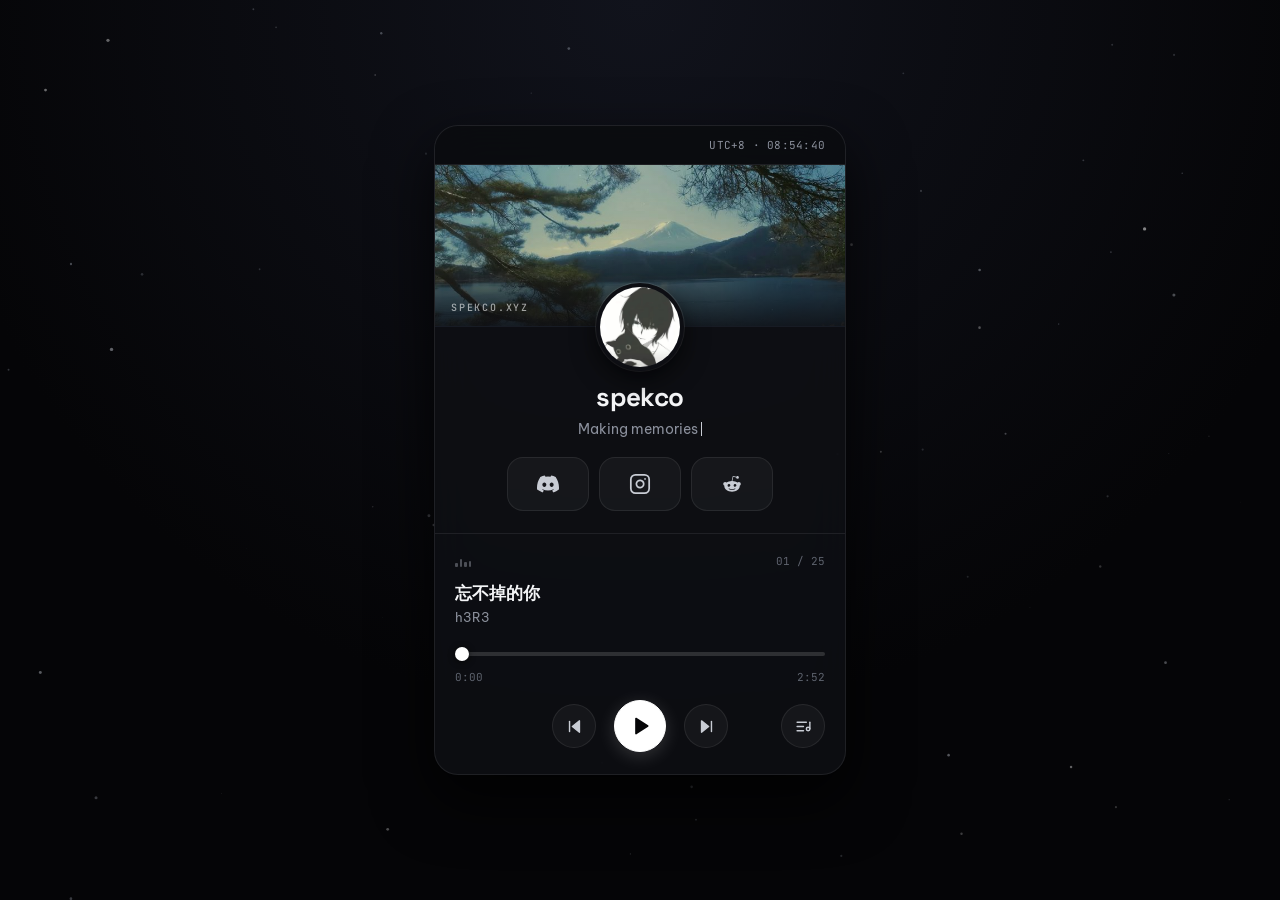
<file: index.html>
<!doctype html>
<html lang="vi">
<head>
  <meta charset="UTF-8">
  <meta name="viewport" content="width=device-width, initial-scale=1, viewport-fit=cover">
  <meta name="theme-color" content="#050507">
  <meta name="color-scheme" content="dark">
  <meta name="description" content="Hồ sơ cá nhân và không gian âm nhạc của spekco.">
  <meta property="og:type" content="profile">
  <meta property="og:title" content="spekco | Profile">
  <meta property="og:description" content="Hồ sơ cá nhân và không gian âm nhạc của spekco — Making memories.">
  <meta property="og:image" content="avatar.jpg">
  <meta property="og:url" content="https://spekco.xyz/">
  <meta property="og:site_name" content="spekco.xyz">
  <title>spekco | Profile</title>

  <link rel="preconnect" href="https://fonts.googleapis.com">
  <link rel="preconnect" href="https://fonts.gstatic.com" crossorigin>
  <link rel="stylesheet" href="https://fonts.googleapis.com/css2?family=Be+Vietnam+Pro:wght@400;500;600&family=JetBrains+Mono:wght@400;500&family=Space+Grotesk:wght@500;600;700&display=swap">

  <style>
    :root {
      color-scheme: dark;
      --bg-canvas: #050507;
      --bg-surface: rgba(14, 15, 20, 0.88);
      --bg-card-solid: #0d0e13;
      --bg-elevated: rgba(255, 255, 255, 0.04);
      --bg-interactive: rgba(255, 255, 255, 0.075);
      --bg-interactive-hover: rgba(255, 255, 255, 0.11);
      --border-subtle: rgba(255, 255, 255, 0.08);
      --border-strong: rgba(255, 255, 255, 0.17);
      --text-primary: #f4f5f7;
      --text-secondary: #c8ccd4;
      --text-muted: #8b909c;
      --text-dim: #5e636e;
      --accent-white: #ffffff;
      --status-warn: #fbbf24;
      --status-error: #f87171;
      --font-body: "Be Vietnam Pro", -apple-system, BlinkMacSystemFont, "Segoe UI", "PingFang SC", "Hiragino Sans GB", "Microsoft YaHei", sans-serif;
      --font-display: "Space Grotesk", "Be Vietnam Pro", -apple-system, sans-serif;
      --font-mono: "JetBrains Mono", ui-monospace, SFMono-Regular, Menlo, Consolas, monospace;
    }

    *, *::before, *::after {
      box-sizing: border-box;
    }

    [hidden] {
      display: none !important;
    }

    html, body {
      margin: 0;
      padding: 0;
      width: 100%;
      min-height: 100%;
      background-color: var(--bg-canvas);
      color: var(--text-primary);
      font-family: var(--font-body);
      -webkit-font-smoothing: antialiased;
      -moz-osx-font-smoothing: grayscale;
      -webkit-text-size-adjust: 100%;
      overflow-x: hidden;
    }

    ::selection {
      background: rgba(255, 255, 255, 0.18);
      color: #ffffff;
    }

    body {
      position: relative;
      isolation: isolate;
      min-height: 100vh;
      min-height: 100dvh;
      display: flex;
      flex-direction: column;
      align-items: center;
      justify-content: center;
      padding:
        max(18px, env(safe-area-inset-top))
        max(14px, env(safe-area-inset-right))
        max(24px, env(safe-area-inset-bottom))
        max(14px, env(safe-area-inset-left));
      background: radial-gradient(circle at 50% 0%, #11131c 0%, var(--bg-canvas) 65%);
    }

    @media (min-width: 640px) {
      body {
        padding: 44px 24px;
      }
    }

    /* Nền sao chiều sâu tối giản */
    #starfield {
      position: fixed;
      inset: 0;
      z-index: -1;
      width: 100%;
      height: 100%;
      pointer-events: none;
      opacity: 0.75;
    }

    button, input, a {
      color: inherit;
      font: inherit;
    }

    button {
      cursor: pointer;
      background: none;
      border: 0;
      padding: 0;
      -webkit-tap-highlight-color: transparent;
      touch-action: manipulation;
    }

    a {
      text-decoration: none;
      -webkit-tap-highlight-color: transparent;
      touch-action: manipulation;
    }

    :focus-visible {
      outline: 2px solid rgba(255, 255, 255, 0.85);
      outline-offset: 2px;
    }

    /* Khung kiến trúc chính */
    .editorial-shell {
      width: 100%;
      max-width: 412px;
      border-radius: 24px;
      border: 1px solid var(--border-subtle);
      background: var(--bg-surface);
      backdrop-filter: blur(20px);
      -webkit-backdrop-filter: blur(20px);
      box-shadow: 0 24px 60px rgba(0, 0, 0, 0.78);
      overflow: hidden;
    }

    /* 1. Thanh đồng hồ đỉnh trang */
    .masthead {
      display: flex;
      align-items: center;
      justify-content: flex-end;
      padding: 12px 20px;
      border-bottom: 1px solid var(--border-subtle);
      font-size: 11.5px;
      color: var(--text-muted);
      background: rgba(8, 9, 12, 0.45);
    }

    .masthead-clock {
      font-family: var(--font-mono);
      font-size: 11px;
      font-variant-numeric: tabular-nums;
      color: var(--text-muted);
      letter-spacing: 0.02em;
      flex-shrink: 0;
    }

    /* 2. Khu vực Banner + Avatar đè mép + Tên + Social Row */
    .profile-section {
      position: relative;
      padding-bottom: 22px;
      border-bottom: 1px solid var(--border-subtle);
    }

    .banner-wrapper {
      position: relative;
      width: 100%;
      height: 148px;
      overflow: hidden;
      background-color: #090d16;
      border-bottom: 1px solid rgba(255, 255, 255, 0.06);
    }

    @media (min-width: 480px) {
      .banner-wrapper {
        height: 162px;
      }
    }

    /* Lớp nền Aurora nghệ thuật tự động hiển thị khi chưa có file banner.jpg hoặc ảnh lỗi */
    .banner-fallback-art {
      position: absolute;
      inset: 0;
      background:
        radial-gradient(120% 90% at 75% 15%, rgba(45, 212, 191, 0.28) 0%, transparent 55%),
        radial-gradient(100% 80% at 25% 20%, rgba(56, 189, 248, 0.22) 0%, transparent 60%),
        radial-gradient(90% 90% at 50% 0%, rgba(139, 92, 246, 0.2) 0%, transparent 65%),
        linear-gradient(180deg, #070b14 0%, #0d1322 62%, #0d0e13 100%);
    }

    .banner-fallback-art svg {
      position: absolute;
      left: 0;
      bottom: 0;
      width: 100%;
      height: 68%;
      opacity: 0.55;
      pointer-events: none;
    }

    .banner-image {
      position: relative;
      z-index: 1;
      display: block;
      width: 100%;
      height: 100%;
      object-fit: cover;
      object-position: center;
      transition: transform 0.5s ease, opacity 0.3s ease;
    }

    .banner-wrapper.has-error .banner-image {
      display: none;
    }

    /* Lớp phủ chuyển sắc đáy banner giúp watermark và avatar nổi bật */
    .banner-wrapper::after {
      content: "";
      position: absolute;
      inset: 0;
      z-index: 2;
      pointer-events: none;
      background: linear-gradient(
        180deg,
        rgba(5, 5, 7, 0.08) 0%,
        rgba(5, 5, 7, 0.18) 55%,
        rgba(13, 14, 19, 0.88) 100%
      );
    }

    .banner-watermark {
      position: absolute;
      left: 16px;
      bottom: 12px;
      z-index: 3;
      font-family: var(--font-mono);
      font-size: 10px;
      font-weight: 500;
      letter-spacing: 0.18em;
      text-transform: uppercase;
      color: rgba(244, 245, 247, 0.62);
      pointer-events: none;
      user-select: none;
    }

    @media (max-width: 350px) {
      .banner-watermark {
        font-size: 9px;
        left: 12px;
      }
    }

    .profile-body {
      position: relative;
      z-index: 4;
      padding: 0 20px;
      display: flex;
      flex-direction: column;
      align-items: center;
      text-align: center;
    }

    /* Avatar tròn căn giữa đè lên mép dưới của banner */
    .avatar-container {
      position: relative;
      width: 88px;
      height: 88px;
      margin-top: -44px;
      aspect-ratio: 1 / 1;
      flex-shrink: 0;
      border-radius: 50%;
      padding: 4px;
      background-color: var(--bg-card-solid);
      box-shadow:
        0 8px 24px rgba(0, 0, 0, 0.65),
        0 0 0 1px rgba(255, 255, 255, 0.12);
    }

    .avatar-inner {
      position: relative;
      width: 100%;
      height: 100%;
      border-radius: 50%;
      overflow: hidden;
      background-color: #141720;
    }

    .avatar-image {
      display: block;
      width: 100%;
      height: 100%;
      object-fit: cover;
    }

    .avatar-fallback {
      display: none;
      width: 100%;
      height: 100%;
      align-items: center;
      justify-content: center;
      font-family: var(--font-display);
      font-size: 28px;
      font-weight: 600;
      color: var(--text-primary);
      background: linear-gradient(145deg, #1e222d, #0f1117);
    }

    .avatar-container.has-error .avatar-image {
      display: none;
    }

    .avatar-container.has-error .avatar-fallback {
      display: flex;
    }

    .profile-copy {
      margin-top: 12px;
      width: 100%;
      min-width: 0;
    }

    .profile-name {
      margin: 0;
      font-family: var(--font-display);
      font-size: 26px;
      font-weight: 700;
      line-height: 1.15;
      letter-spacing: -0.02em;
      color: var(--text-primary);
      overflow: hidden;
      text-overflow: ellipsis;
      white-space: nowrap;
    }

    .profile-bio {
      margin: 6px auto 0;
      min-height: 1.45em;
      max-width: 92%;
      font-size: 13.5px;
      line-height: 1.5;
      color: var(--text-muted);
      word-break: break-word;
    }

    .bio-caret {
      display: inline-block;
      width: 1.5px;
      height: 1em;
      margin-left: 3px;
      vertical-align: -2px;
      background-color: var(--text-secondary);
      animation: caret-blink 1.1s steps(1) infinite;
    }

    /* Hàng nút Liên kết mạng xã hội dạng vuông bo góc */
    .social-grid {
      margin-top: 18px;
      width: 100%;
      display: flex;
      flex-wrap: wrap;
      align-items: center;
      justify-content: center;
      gap: 10px;
    }

    .social-tile {
      position: relative;
      flex: 1 1 64px;
      max-width: 82px;
      min-width: 56px;
      height: 54px;
      display: inline-flex;
      align-items: center;
      justify-content: center;
      border-radius: 16px;
      background-color: var(--bg-elevated);
      border: 1px solid var(--border-subtle);
      color: var(--text-secondary);
      transition:
        background-color 0.18s ease,
        border-color 0.18s ease,
        color 0.18s ease,
        transform 0.14s ease,
        box-shadow 0.18s ease;
    }

    .social-tile:hover {
      background-color: var(--bg-interactive);
      border-color: var(--border-strong);
      color: var(--accent-white);
      transform: translateY(-2px);
      box-shadow: 0 8px 20px rgba(0, 0, 0, 0.45);
    }

    .social-tile:active {
      transform: scale(0.95);
      background-color: var(--bg-interactive-hover);
    }

    .social-tile svg {
      width: 22px;
      height: 22px;
      flex-shrink: 0;
      transition: transform 0.18s ease;
    }

    .social-tile:hover svg {
      transform: scale(1.06);
    }

    /* Tooltip hiển thị tên nền tảng khi hover hoặc focus bằng bàn phím */
    .social-tile[data-tooltip]::after {
      content: attr(data-tooltip);
      position: absolute;
      bottom: calc(100% + 7px);
      left: 50%;
      transform: translate(-50%, 4px);
      padding: 4px 8px;
      border-radius: 6px;
      background: rgba(18, 20, 26, 0.96);
      border: 1px solid var(--border-strong);
      color: var(--text-primary);
      font-size: 11px;
      font-weight: 500;
      white-space: nowrap;
      pointer-events: none;
      opacity: 0;
      transition: opacity 0.16s ease, transform 0.16s ease;
      z-index: 10;
    }

    @media (hover: hover) {
      .social-tile[data-tooltip]:hover::after,
      .social-tile[data-tooltip]:focus-visible::after {
        opacity: 1;
        transform: translate(-50%, 0);
      }
    }

    /* 3. Khu vực Trình phát nhạc (Music Player Section) */
    .player-section {
      padding: 20px 20px 22px;
    }

    .player-meta-row {
      display: flex;
      align-items: center;
      justify-content: space-between;
      gap: 12px;
      margin-bottom: 14px;
    }

    .player-state-badge {
      display: inline-flex;
      align-items: center;
      gap: 8px;
      min-width: 0;
    }

    /* Sóng âm chỉ chuyển động khi thực sự ở trạng thái playing */
    .eq-bars {
      display: inline-flex;
      align-items: flex-end;
      gap: 2px;
      height: 12px;
      flex-shrink: 0;
    }

    .eq-bars i {
      display: block;
      width: 2.5px;
      border-radius: 1px;
      background-color: var(--text-muted);
      transform-origin: bottom;
      transition: height 0.2s ease, background-color 0.2s ease, opacity 0.2s ease;
    }

    .eq-bars i:nth-child(1) { height: 4px; opacity: 0.5; }
    .eq-bars i:nth-child(2) { height: 8px; opacity: 0.5; }
    .eq-bars i:nth-child(3) { height: 5px; opacity: 0.5; }
    .eq-bars i:nth-child(4) { height: 6px; opacity: 0.5; }

    .editorial-shell[data-audio-state="playing"] .eq-bars i {
      background-color: var(--accent-white);
      opacity: 1;
    }

    .editorial-shell[data-audio-state="playing"] .eq-bars i:nth-child(1) {
      height: 11px;
      animation: eq-bounce 0.8s ease-in-out infinite alternate;
    }
    .editorial-shell[data-audio-state="playing"] .eq-bars i:nth-child(2) {
      height: 12px;
      animation: eq-bounce 0.8s ease-in-out -0.35s infinite alternate;
    }
    .editorial-shell[data-audio-state="playing"] .eq-bars i:nth-child(3) {
      height: 9px;
      animation: eq-bounce 0.8s ease-in-out -0.6s infinite alternate;
    }
    .editorial-shell[data-audio-state="playing"] .eq-bars i:nth-child(4) {
      height: 10px;
      animation: eq-bounce 0.8s ease-in-out -0.2s infinite alternate;
    }

    .state-spinner {
      width: 13px;
      height: 13px;
      color: var(--status-warn);
      animation: spin 0.9s linear infinite;
      flex-shrink: 0;
    }

    .track-index-badge {
      font-family: var(--font-mono);
      font-size: 11px;
      font-variant-numeric: tabular-nums;
      color: var(--text-dim);
      flex-shrink: 0;
    }

    /* Thông tin bài hát hiện tại */
    .track-info {
      min-width: 0;
      margin-bottom: 14px;
    }

    .song-title {
      margin: 0;
      font-size: 17px;
      font-weight: 600;
      line-height: 1.35;
      color: var(--text-primary);
      overflow: hidden;
      text-overflow: ellipsis;
      white-space: nowrap;
    }

    .editorial-shell[data-audio-state="error"] .song-title {
      color: var(--status-error);
    }

    .song-subtitle {
      margin: 4px 0 0;
      min-height: 1.35em;
      font-size: 13px;
      line-height: 1.35;
      color: var(--text-muted);
      overflow: hidden;
      text-overflow: ellipsis;
      white-space: nowrap;
    }

    /* Thanh tua nhạc tối ưu cảm ứng điện thoại (vùng chạm cao 28px) */
    .seek-container {
      margin-bottom: 16px;
    }

    .seek-touch-area {
      position: relative;
      display: flex;
      align-items: center;
      height: 28px;
      width: 100%;
    }

    .audio-range {
      display: block;
      width: 100%;
      height: 4px;
      margin: 0;
      cursor: pointer;
      -webkit-appearance: none;
      appearance: none;
      border-radius: 9999px;
      background: rgba(255, 255, 255, 0.14);
      transition: height 0.15s ease;
    }

    .seek-touch-area:hover .audio-range {
      height: 5px;
    }

    .audio-range:disabled {
      cursor: not-allowed;
      opacity: 0.35;
    }

    .audio-range::-webkit-slider-thumb {
      -webkit-appearance: none;
      appearance: none;
      width: 14px;
      height: 14px;
      border-radius: 50%;
      background: #ffffff;
      box-shadow: 0 1px 6px rgba(0, 0, 0, 0.6);
      transition: transform 0.15s ease;
    }

    .audio-range:not(:disabled)::-webkit-slider-thumb:hover,
    .audio-range:not(:disabled)::-webkit-slider-thumb:active {
      transform: scale(1.22);
    }

    .audio-range::-moz-range-thumb {
      width: 14px;
      height: 14px;
      border: 0;
      border-radius: 50%;
      background: #ffffff;
      box-shadow: 0 1px 6px rgba(0, 0, 0, 0.6);
      transition: transform 0.15s ease;
    }

    .time-row {
      display: flex;
      justify-content: space-between;
      margin-top: 2px;
      font-family: var(--font-mono);
      font-size: 11px;
      font-variant-numeric: tabular-nums;
      color: var(--text-dim);
    }

    /* Cụm nút điều khiển (Vùng chạm >= 44px cho Android & iOS) */
    .controls-row {
      display: flex;
      align-items: center;
      justify-content: space-between;
      gap: 8px;
    }

    .controls-balance-spacer {
      width: 44px;
      height: 44px;
      flex-shrink: 0;
    }

    .controls-main-group {
      display: flex;
      align-items: center;
      gap: 18px;
    }

    @media (max-width: 350px) {
      .controls-main-group {
        gap: 12px;
      }
    }

    .control-btn {
      width: 44px;
      height: 44px;
      flex-shrink: 0;
      display: flex;
      align-items: center;
      justify-content: center;
      border-radius: 50%;
      color: var(--text-secondary);
      background-color: var(--bg-elevated);
      border: 1px solid var(--border-subtle);
      transition: background-color 0.18s ease, border-color 0.18s ease, color 0.18s ease, transform 0.12s ease;
    }

    .control-btn:hover {
      background-color: var(--bg-interactive-hover);
      border-color: var(--border-strong);
      color: #ffffff;
    }

    .control-btn:active {
      transform: scale(0.94);
    }

    .control-btn.is-active {
      background-color: rgba(255, 255, 255, 0.16);
      border-color: rgba(255, 255, 255, 0.4);
      color: #ffffff;
    }

    .control-btn svg {
      width: 17px;
      height: 17px;
    }

    .play-btn {
      width: 52px;
      height: 52px;
      flex-shrink: 0;
      display: flex;
      align-items: center;
      justify-content: center;
      border-radius: 50%;
      background-color: var(--accent-white);
      color: #050507;
      border: 1px solid #ffffff;
      box-shadow: 0 4px 18px rgba(255, 255, 255, 0.16);
      transition: background-color 0.18s ease, transform 0.12s ease;
    }

    .play-btn:hover {
      background-color: #e6e8ee;
    }

    .play-btn:active {
      transform: scale(0.95);
    }

    .play-btn svg {
      width: 20px;
      height: 20px;
      fill: currentColor;
    }

    .play-btn .icon-play {
      transform: translateX(1px);
    }

    .play-btn .icon-pause {
      display: none;
    }

    .play-btn.playing .icon-play {
      display: none;
    }

    .play-btn.playing .icon-pause {
      display: block;
    }

    /* 4. Ngăn kéo Danh sách phát (Playlist Drawer) */
    .playlist-drawer {
      display: grid;
      grid-template-rows: 0fr;
      opacity: 0;
      visibility: hidden;
      transition:
        grid-template-rows 0.3s cubic-bezier(0.22, 1, 0.36, 1),
        opacity 0.22s ease,
        visibility 0s linear 0.3s;
    }

    .playlist-drawer.is-open {
      grid-template-rows: 1fr;
      opacity: 1;
      visibility: visible;
      transition-delay: 0s;
    }

    .playlist-clip {
      min-height: 0;
      overflow: hidden;
    }

    .playlist-inner {
      margin-top: 18px;
      padding-top: 14px;
      border-top: 1px solid var(--border-subtle);
    }

    .playlist-header {
      display: flex;
      align-items: center;
      justify-content: space-between;
      padding: 0 4px 10px;
      font-size: 11.5px;
      color: var(--text-muted);
    }

    .playlist-header-title {
      font-weight: 500;
    }

    .playlist-header-count {
      font-family: var(--font-mono);
      font-size: 11px;
      color: var(--text-dim);
    }

    .playlist-note {
      margin: 0 0 10px;
      padding: 8px 10px;
      border-radius: 8px;
      background: rgba(248, 113, 113, 0.1);
      border: 1px solid rgba(248, 113, 113, 0.25);
      font-size: 12px;
      line-height: 1.4;
      color: var(--status-error);
    }

    .playlist-list {
      margin: 0;
      padding: 0;
      list-style: none;
      max-height: 256px;
      max-height: min(256px, 44dvh);
      overflow-y: auto;
      overscroll-behavior: contain;
      scrollbar-width: thin;
      scrollbar-color: rgba(255, 255, 255, 0.2) transparent;
    }

    .playlist-list::-webkit-scrollbar {
      width: 4px;
    }

    .playlist-list::-webkit-scrollbar-track {
      background: transparent;
    }

    .playlist-list::-webkit-scrollbar-thumb {
      border-radius: 9999px;
      background: rgba(255, 255, 255, 0.2);
    }

    .pl-item {
      width: 100%;
      min-height: 48px;
      display: flex;
      align-items: center;
      gap: 12px;
      padding: 8px 10px;
      border-radius: 10px;
      text-align: left;
      color: var(--text-secondary);
      transition: background-color 0.16s ease;
    }

    .pl-item:hover {
      background-color: var(--bg-elevated);
    }

    .pl-item:active {
      background-color: var(--bg-interactive);
    }

    .pl-item:focus-visible {
      outline-offset: -2px;
    }

    .pl-index-col {
      width: 26px;
      flex-shrink: 0;
      display: flex;
      align-items: center;
      justify-content: center;
      font-family: var(--font-mono);
      font-size: 11.5px;
      font-variant-numeric: tabular-nums;
      color: var(--text-dim);
    }

    .pl-mini-eq {
      display: none;
      align-items: flex-end;
      gap: 2px;
      height: 12px;
    }

    .pl-mini-eq i {
      display: block;
      width: 2px;
      border-radius: 1px;
      background-color: var(--accent-white);
      transform-origin: bottom;
    }

    .pl-mini-eq i:nth-child(1) { height: 5px; }
    .pl-mini-eq i:nth-child(2) { height: 9px; }
    .pl-mini-eq i:nth-child(3) { height: 4px; }

    .editorial-shell[data-audio-state="playing"] .pl-item.is-current .pl-mini-eq i:nth-child(1) {
      height: 10px;
      animation: eq-bounce 0.8s ease-in-out infinite alternate;
    }
    .editorial-shell[data-audio-state="playing"] .pl-item.is-current .pl-mini-eq i:nth-child(2) {
      height: 12px;
      animation: eq-bounce 0.8s ease-in-out -0.35s infinite alternate;
    }
    .editorial-shell[data-audio-state="playing"] .pl-item.is-current .pl-mini-eq i:nth-child(3) {
      height: 8px;
      animation: eq-bounce 0.8s ease-in-out -0.6s infinite alternate;
    }

    .pl-meta {
      min-width: 0;
      flex: 1;
      display: flex;
      flex-direction: column;
      gap: 2px;
    }

    .pl-title {
      font-size: 13.5px;
      font-weight: 500;
      line-height: 1.35;
      color: var(--text-secondary);
      overflow: hidden;
      text-overflow: ellipsis;
      white-space: nowrap;
    }

    .pl-artist {
      font-size: 11.5px;
      line-height: 1.3;
      color: var(--text-muted);
      overflow: hidden;
      text-overflow: ellipsis;
      white-space: nowrap;
    }

    .pl-item.is-current {
      background-color: rgba(255, 255, 255, 0.08);
    }

    .pl-item.is-current .pl-num {
      display: none;
    }

    .pl-item.is-current .pl-mini-eq {
      display: inline-flex;
    }

    .pl-item.is-current .pl-title {
      font-weight: 600;
      color: #ffffff;
    }

    .pl-item.is-failed {
      opacity: 0.45;
    }

    .pl-item.is-failed .pl-num {
      color: var(--status-error);
    }

    .pl-empty {
      padding: 20px 12px;
      text-align: center;
      font-size: 12.5px;
      color: var(--text-dim);
    }

    /* Toast thông báo nổi */
    .toast {
      position: fixed;
      left: 50%;
      bottom: max(20px, env(safe-area-inset-bottom));
      z-index: 50;
      max-width: calc(100vw - 32px);
      border-radius: 9999px;
      border: 1px solid var(--border-strong);
      background: rgba(15, 16, 21, 0.94);
      padding: 9px 16px;
      font-size: 12px;
      font-weight: 500;
      color: var(--text-primary);
      box-shadow: 0 12px 32px rgba(0, 0, 0, 0.7);
      backdrop-filter: blur(12px);
      -webkit-backdrop-filter: blur(12px);
      pointer-events: none;
      opacity: 0;
      transform: translate(-50%, 10px);
      transition: opacity 0.2s ease, transform 0.2s ease;
    }

    .toast.show {
      opacity: 1;
      transform: translate(-50%, 0);
    }

    @keyframes caret-blink {
      50% { opacity: 0; }
    }

    @keyframes eq-bounce {
      0% { transform: scaleY(0.3); }
      100% { transform: scaleY(1); }
    }

    @keyframes spin {
      to { transform: rotate(360deg); }
    }

    @media (prefers-reduced-motion: reduce) {
      *, *::before, *::after {
        animation-duration: 0.01ms !important;
        animation-iteration-count: 1 !important;
        transition-duration: 0.01ms !important;
        scroll-behavior: auto !important;
      }
    }
  </style>
</head>
<body>
  <canvas id="starfield" aria-hidden="true"></canvas>

  <main class="editorial-shell" id="app-shell" data-audio-state="loading">
    <!-- 1. Thanh đồng hồ địa phương trên cùng -->
    <div class="masthead">
      <time class="masthead-clock" id="clock" aria-label="Giờ địa phương">--:--:--</time>
    </div>

    <!-- 2. Khu vực Hồ sơ cá nhân: Banner + Avatar đè mép + Tên/Bio + Hàng nút Social -->
    <header class="profile-section">
      <div class="banner-wrapper" id="banner-wrapper">
        <div class="banner-fallback-art" aria-hidden="true">
          <svg viewBox="0 0 420 120" preserveAspectRatio="none">
            <path d="M0,120 L0,88 L55,58 L108,82 L175,32 L235,74 L295,42 L360,76 L420,52 L420,120 Z" fill="rgba(18, 24, 38, 0.75)"></path>
            <path d="M0,120 L0,98 L78,68 L145,92 L218,48 L288,86 L352,62 L420,88 L420,120 Z" fill="rgba(13, 14, 19, 0.95)"></path>
          </svg>
        </div>
        <img src="banner.jpg" alt="Ảnh bìa của spekco" class="banner-image" id="banner-img" decoding="async">
        <span class="banner-watermark" id="banner-watermark">SPEKCO.XYZ</span>
      </div>

      <div class="profile-body">
        <div class="avatar-container" id="avatar-wrapper">
          <div class="avatar-inner">
            <img src="avatar.jpg" alt="Ảnh đại diện của spekco" class="avatar-image" id="avatar-img" width="80" height="80" decoding="async">
            <span class="avatar-fallback" id="avatar-initial" aria-hidden="true">S</span>
          </div>
        </div>

        <div class="profile-copy">
          <h1 class="profile-name" id="profile-name">spekco</h1>
          <p class="profile-bio" aria-label="Giới thiệu">
            <span id="quote">Making memories</span><span class="bio-caret" aria-hidden="true"></span>
          </p>
        </div>

        <!-- Hàng nút liên kết mạng xã hội (Discord, Instagram, Reddit) -->
        <nav id="social-links" class="social-grid" aria-label="Liên kết mạng xã hội" hidden></nav>
      </div>
    </header>

    <!-- 3. Khu vực Trình phát nhạc -->
    <section class="player-section" aria-label="Trình phát nhạc">
      <div class="player-meta-row">
        <div class="player-state-badge">
          <span class="eq-bars" aria-hidden="true">
            <i></i><i></i><i></i><i></i>
          </span>
          <svg id="loading-spinner" class="state-spinner" viewBox="0 0 24 24" fill="none" stroke="currentColor" stroke-width="2.2" stroke-linecap="round" stroke-linejoin="round" aria-hidden="true" hidden>
            <path d="M21 12a9 9 0 1 1-6.219-8.56"></path>
          </svg>
        </div>

        <span class="track-index-badge" id="track-counter" aria-label="Thứ tự bài hát">00 / 00</span>
      </div>

      <div class="track-info">
        <h2 class="song-title" id="song-name" title="">...</h2>
        <p class="song-subtitle" id="song-artist"></p>
      </div>

      <div class="seek-container">
        <div class="seek-touch-area">
          <input id="progress" class="audio-range" type="range" min="0" max="100" value="0" step="any" aria-label="Tua tiến độ bài hát" disabled>
        </div>
        <div class="time-row">
          <span id="current-time">0:00</span>
          <span id="duration">0:00</span>
        </div>
      </div>

      <div class="controls-row">
        <div class="controls-balance-spacer" aria-hidden="true"></div>

        <div class="controls-main-group">
          <button class="control-btn" id="prev-button" type="button" aria-label="Bài trước">
            <svg viewBox="0 0 24 24" fill="currentColor" stroke="currentColor" stroke-width="2" stroke-linecap="round" stroke-linejoin="round" aria-hidden="true">
              <polygon points="19 20 9 12 19 4 19 20"></polygon>
              <line x1="5" x2="5" y1="19" y2="5"></line>
            </svg>
          </button>

          <button class="play-btn" id="play-button" type="button" aria-label="Phát nhạc">
            <svg class="icon-play" viewBox="0 0 24 24" fill="currentColor" stroke="currentColor" stroke-width="2" stroke-linecap="round" stroke-linejoin="round" aria-hidden="true">
              <polygon points="6 3 20 12 6 21 6 3"></polygon>
            </svg>
            <svg class="icon-pause" viewBox="0 0 24 24" fill="currentColor" stroke="currentColor" stroke-width="2" stroke-linecap="round" stroke-linejoin="round" aria-hidden="true">
              <rect x="14" y="4" width="4" height="16" rx="1"></rect>
              <rect x="6" y="4" width="4" height="16" rx="1"></rect>
            </svg>
          </button>

          <button class="control-btn" id="next-button" type="button" aria-label="Bài tiếp theo">
            <svg viewBox="0 0 24 24" fill="currentColor" stroke="currentColor" stroke-width="2" stroke-linecap="round" stroke-linejoin="round" aria-hidden="true">
              <polygon points="5 4 15 12 5 20 5 4"></polygon>
              <line x1="19" x2="19" y1="5" y2="19"></line>
            </svg>
          </button>
        </div>

        <button class="control-btn" id="playlist-button" type="button" aria-label="Mở danh sách nhạc" aria-expanded="false" aria-controls="playlist-panel">
          <svg viewBox="0 0 24 24" fill="none" stroke="currentColor" stroke-width="2" stroke-linecap="round" stroke-linejoin="round" aria-hidden="true">
            <path d="M21 15V6"></path>
            <path d="M18.5 18a2.5 2.5 0 1 0 0-5 2.5 2.5 0 0 0 0 5Z"></path>
            <path d="M12 12H3"></path>
            <path d="M16 6H3"></path>
            <path d="M12 18H3"></path>
          </svg>
        </button>
      </div>

      <!-- 4. Ngăn kéo Danh sách bài hát -->
      <div class="playlist-drawer" id="playlist-panel" aria-hidden="true">
        <div class="playlist-clip">
          <div class="playlist-inner">
            <div class="playlist-header">
              <span class="playlist-header-title">Danh sách bài hát</span>
              <span class="playlist-header-count" id="playlist-count"></span>
            </div>
            <p class="playlist-note" id="playlist-note" hidden></p>
            <ul class="playlist-list" id="playlist-list" aria-label="Danh sách nhạc"></ul>
          </div>
        </div>
      </div>

      <audio id="audio-player" preload="metadata"></audio>
    </section>
  </main>

  <div id="toast" class="toast" role="status" aria-live="polite"></div>

  <script>
    // =========================================================================
    // 1. CẤU HÌNH HỒ SƠ & BANNER
    // =========================================================================
    const PROFILE_CONFIG = {
      username: "spekco",
      titleSuffix: "Profile",
      bio: "Making memories",
      avatar: "avatar.jpg",
      banner: "banner.jpg",
      bannerWatermark: "SPEKCO.XYZ",
      siteUrl: "https://spekco.xyz",
      timezone: "Asia/Shanghai",
      timezoneShortLabel: "UTC+8",
      stars: {
        desktopMax: 140,
        mobileMax: 65
      }
    };

    window.PROFILE_CONFIG = PROFILE_CONFIG;

    // =========================================================================
    // 2. CẤU HÌNH URL MẠNG XÃ HỘI (ĐIỀN URL INSTAGRAM & REDDIT CỦA BẠN TẠI ĐÂY)
    // =========================================================================
    const INSTAGRAM_URL = "https://instagram.com/spekcopi444?dlrf=NzFwNXJwYzd6MnE4"; 
    const REDDIT_URL = "https://www.reddit.com/u/Nguyendepzai-sudo/s/FSPGbmH8w8";       

    const SOCIAL_LINKS = [
      {
        id: "discord",
        label: "Discord",
        url: "https://discord.com/users/1031067406916927514",
        copyText: "spekco",
        icon: "discord",
        enabled: true
      },
      {
        id: "instagram",
        label: "Instagram",
        url: INSTAGRAM_URL,
        icon: "instagram",
        enabled: true
      },
      {
        id: "reddit",
        label: "Reddit",
        url: REDDIT_URL,
        icon: "reddit",
        enabled: true
      }
    ];

    // Thư viện SVG chuẩn tỷ lệ (Gồm Discord, Instagram và Reddit)
    const SOCIAL_ICONS = {
      discord: '<svg viewBox="0 0 24 24" fill="currentColor" aria-hidden="true"><path d="M20.317 4.37a19.791 19.791 0 0 0-4.885-1.515.074.074 0 0 0-.079.037c-.21.375-.444.864-.608 1.25a18.27 18.27 0 0 0-5.487 0 12.64 12.64 0 0 0-.617-1.25.077.077 0 0 0-.079-.037A19.736 19.736 0 0 0 3.677 4.37a.07.07 0 0 0-.032.027C.533 9.046-.32 13.58.099 18.057a.082.082 0 0 0 .031.057 19.9 19.9 0 0 0 5.993 3.03.078.078 0 0 0 .084-.028 14.09 14.09 0 0 0 1.226-1.994.076.076 0 0 0-.041-.106 13.107 13.107 0 0 1-1.872-.892.077.077 0 0 1-.008-.128 10.2 10.2 0 0 0 .372-.292.074.074 0 0 1 .077-.01c3.928 1.793 8.18 1.793 12.062 0a.074.074 0 0 1 .078.01c.12.098.246.198.373.292a.077.077 0 0 1-.006.127 12.299 12.299 0 0 1-1.873.892.077.077 0 0 0-.041.107c.36.698.772 1.362 1.225 1.993a.076.076 0 0 0 .084.028 19.839 19.839 0 0 0 6.002-3.03.077.077 0 0 0 .032-.054c.5-5.177-.838-9.674-3.549-13.66a.061.061 0 0 0-.031-.03zM8.02 15.33c-1.183 0-2.157-1.085-2.157-2.419 0-1.333.956-2.419 2.157-2.419 1.21 0 2.176 1.096 2.157 2.42 0 1.333-.956 2.418-2.157 2.418zm7.975 0c-1.183 0-2.157-1.085-2.157-2.419 0-1.333.955-2.419 2.157-2.419 1.21 0 2.176 1.096 2.157 2.42 0 1.333-.946 2.418-2.157 2.418z"/></svg>',
      instagram: '<svg viewBox="0 0 24 24" fill="none" stroke="currentColor" stroke-width="1.9" stroke-linecap="round" stroke-linejoin="round" aria-hidden="true"><rect width="20" height="20" x="2" y="2" rx="5" ry="5"></rect><path d="M16 11.37A4 4 0 1 1 12.63 8 4 4 0 0 1 16 11.37z"></path><line x1="17.5" x2="17.51" y1="6.5" y2="6.5"></line></svg>',
      reddit: '<svg viewBox="2 2 20 20" fill="currentColor" fill-rule="evenodd" clip-rule="evenodd" aria-hidden="true"><path d="M17.01 4.744c.688 0 1.25.561 1.25 1.249a1.25 1.25 0 0 1-2.498.056l-2.597-.547-.8 3.747c1.824.07 3.48.632 4.674 1.488.308-.309.73-.491 1.207-.491.968 0 1.754.786 1.754 1.754 0 .716-.435 1.333-1.01 1.614a3.111 3.111 0 0 1 .042.52c0 2.694-3.13 4.87-7.004 4.87-3.874 0-7.004-2.176-7.004-4.87 0-.183.015-.366.043-.534A1.748 1.748 0 0 1 4.028 12c0-.968.786-1.754 1.754-1.754.463 0 .898.196 1.207.49 1.207-.883 2.878-1.43 4.744-1.487l.885-4.182a.342.342 0 0 1 .14-.197.35.35 0 0 1 .238-.042l2.906.617a1.214 1.214 0 0 1 1.108-.701zM9.25 12C8.561 12 8 12.562 8 13.25c0 .687.561 1.248 1.25 1.248.687 0 1.248-.561 1.248-1.249 0-.688-.561-1.249-1.249-1.249zm5.5 0c-.687 0-1.248.561-1.248 1.25 0 .687.561 1.248 1.249 1.248.688 0 1.249-.561 1.249-1.249 0-.687-.562-1.249-1.25-1.249zm-5.466 3.99a.327.327 0 0 0-.231.094.33.33 0 0 0 0 .463c.842.842 2.484.913 2.961.913.477 0 2.105-.056 2.961-.913a.361.361 0 0 0 .029-.463.33.33 0 0 0-.464 0c-.547.533-1.684.73-2.512.73-.828 0-1.979-.196-2.512-.73a.326.326 0 0 0-.232-.095z"/></svg>',
      globe: '<svg viewBox="0 0 24 24" fill="none" stroke="currentColor" stroke-width="1.9" stroke-linecap="round" stroke-linejoin="round" aria-hidden="true"><circle cx="12" cy="12" r="10"></circle><path d="M12 2a14.5 14.5 0 0 0 0 20 14.5 14.5 0 0 0 0-20"></path><path d="M2 12h20"></path></svg>'
    };

    // =========================================================================
    // 3. DANH SÁCH NHẠC & CẤU HÌNH CLOUDFLARE R2 (GIỮ NGUYÊN 100%)
    // =========================================================================
    const MUSIC_LIBRARY = [
      "h3R3 - 忘不掉的你.flac",
      "水仙LONE - 我走以后 (鼓点版).m4a",
      "夏日尽头的我们 x 月光呀月光.mp3",
      "Jess Lee - 甲乙丙丁Strangers.flac",
      "Ta - 没有你我该怎么办.flac",
      "Renran - 无人之岛.m4a",
      "鄒沛沛 & Pank 沉溺(你让我的心不再结冰) - Single (2023) . 沉溺(你让我的心不再结冰).m4a",
      {
        src: "https://pub-a6f896b739e543b7a5a3f838dd05edf9.r2.dev/h3R3%20-%20%E4%BA%B2%E7%88%B1%E7%9A%84.flac",
        title: "亲爱的",
        artist: "h3R3"
      },
      "https://pub-a6f896b739e543b7a5a3f838dd05edf9.r2.dev/%E6%88%91%E7%9A%84%E6%AD%8C%E5%A3%B0%E9%87%8C%20(DJ%E7%87%83%E6%9B%B2)%EF%BD%9C%E2%80%9C%E4%BD%A0%E5%AD%98%E5%9C%A8%E6%88%91%E6%B7%B1%E6%B7%B1%E7%9A%84%E8%84%91%E6%B5%B7%E9%87%8C%E2%80%9D.mp3",
      "https://pub-a6f896b739e543b7a5a3f838dd05edf9.r2.dev/LBI%20-%20%E5%8F%AF%E6%88%91%E5%8F%AA%E6%98%AF%E6%B5%B7.flac",
      "https://pub-a6f896b739e543b7a5a3f838dd05edf9.r2.dev/Linfeng%20Zhou%20-%20%E5%BF%98%E4%BA%86.opus",
      "https://pub-a6f896b739e543b7a5a3f838dd05edf9.r2.dev/Chen%20Li%20-%20%E7%BB%9D%E5%AF%B9%E5%8D%A0%E6%9C%89%E7%9B%B8%E5%AF%B9%E8%87%AA%E7%94%B1.flac",
      "https://pub-a6f896b739e543b7a5a3f838dd05edf9.r2.dev/%E9%99%88%E6%9D%91%E9%95%BF%20-%20%E7%88%B1%E6%80%8E%E4%B9%88%E4%BA%86.flac",
      "https://pub-a6f896b739e543b7a5a3f838dd05edf9.r2.dev/1K%20-%20%E5%B0%B1%E5%BF%98%E4%BA%86%E5%90%A7.flac",
      "https://pub-a6f896b739e543b7a5a3f838dd05edf9.r2.dev/h3R3%20-%20Liar.flac",
      "https://pub-a6f896b739e543b7a5a3f838dd05edf9.r2.dev/%E6%AD%90%E9%99%BD%E8%80%80%E7%91%A9%20-%20%E6%88%92%E4%B8%8D%E6%8E%89%20(%E5%8E%9F%E5%A3%B0%E7%89%88).m4a",
      "https://pub-a6f896b739e543b7a5a3f838dd05edf9.r2.dev/en%20-%20%E6%9C%80%E5%90%8E%E4%B8%80%E9%A1%B5.flac",
      "https://pub-a6f896b739e543b7a5a3f838dd05edf9.r2.dev/17.%20Die%20For%20You.flac",
      "https://pub-a6f896b739e543b7a5a3f838dd05edf9.r2.dev/01.%2050%20Feet.opus",
      "https://pub-a6f896b739e543b7a5a3f838dd05edf9.r2.dev/Naughty%20Boy%20%26%20Sam%20Smith%20-%20La%20La%20La.flac",
      "https://pub-a6f896b739e543b7a5a3f838dd05edf9.r2.dev/06.%20If%20I%20Ain't%20Got%20You.flac",
      "https://pub-a6f896b739e543b7a5a3f838dd05edf9.r2.dev/13.%20Afterthought.flac",
      "https://pub-a6f896b739e543b7a5a3f838dd05edf9.r2.dev/06.%20End%20of%20Beginning.flac",
      "https://pub-a6f896b739e543b7a5a3f838dd05edf9.r2.dev/02.%20Chemtrails%20Over%20the%20Country%20Club.flac",
      "https://pub-a6f896b739e543b7a5a3f838dd05edf9.r2.dev/01.%20Self%20Aware.flac"
    ];

    const MUSIC_SETTINGS = {
      r2Base: "https://pub-a6f896b739e543b7a5a3f838dd05edf9.r2.dev/",
      r2IndexUrl: "",
      r2CacheMs: 5 * 60 * 1000,
      audioExt: /\.(mp3|m4a|aac|ogg|opus|wav|flac|webm)$/i
    };

    // =========================================================================
    // 4. PHÂN TÁCH METADATA BÀI HÁT CHÍNH XÁC
    // =========================================================================
    const parseTrackMetadata = (source) => {
      if (!source || typeof source !== "string") return { title: "", artist: "" };

      let filename = source;
      try {
        const parsedUrl = new URL(source, document.baseURI);
        const segments = parsedUrl.pathname.split("/").filter(Boolean);
        if (segments.length) filename = segments[segments.length - 1];
      } catch {}

      try {
        filename = decodeURIComponent(filename);
      } catch {}

      filename = filename.replace(/\.[^.]+$/, "").trim();
      const separator = filename.indexOf(" - ");
      if (separator === -1) {
        return { title: filename, artist: "" };
      }
      return {
        artist: filename.slice(0, separator).trim(),
        title: filename.slice(separator + 3).trim()
      };
    };

    const normalizeTrack = (track) => {
      const rawObj = typeof track === "string" ? { src: track } : track;
      const src = String(rawObj?.src || rawObj?.url || "");
      const parsed = parseTrackMetadata(src);

      return {
        src,
        title: (rawObj?.title && String(rawObj.title).trim()) || parsed.title || "Không rõ tên bài",
        artist: (rawObj?.artist && String(rawObj.artist).trim()) || parsed.artist || ""
      };
    };

    MUSIC_LIBRARY.forEach((track, index) => {
      MUSIC_LIBRARY[index] = normalizeTrack(track);
    });

    // Hàm hiển thị Toast dùng chung cho cả Social Links và Music Player
    let globalToastTimer = 0;
    function showToastMessage(message) {
      const toastEl = document.getElementById("toast");
      if (!toastEl || !message) return;
      toastEl.textContent = message;
      toastEl.classList.add("show");
      clearTimeout(globalToastTimer);
      globalToastTimer = window.setTimeout(() => {
        toastEl.classList.remove("show");
      }, 3200);
    }

    // =========================================================================
    // 5. KHỞI TẠO GIAO DIỆN PROFILE, BANNER, SOCIAL LINKS, ĐỒNG HỒ & NỀN SAO
    // =========================================================================
    (() => {
      "use strict";

      const $ = (id) => document.getElementById(id);
      const reducedMotion = Boolean(window.matchMedia?.("(prefers-reduced-motion: reduce)").matches);

      function applyProfile() {
        const profile = PROFILE_CONFIG;
        const avatarImg = $("avatar-img");
        const avatarWrapper = $("avatar-wrapper");
        const avatarInitial = $("avatar-initial");
        const bannerImg = $("banner-img");
        const bannerWrapper = $("banner-wrapper");
        const bannerWatermark = $("banner-watermark");

        $("profile-name")?.replaceChildren(document.createTextNode(profile.username));
        document.title = `${profile.username} | ${profile.titleSuffix}`;

        if (bannerWatermark) {
          bannerWatermark.textContent = profile.bannerWatermark || "";
          bannerWatermark.hidden = !profile.bannerWatermark;
        }

        if (bannerImg && bannerWrapper) {
          if (!profile.banner || String(profile.banner).trim() === "") {
            bannerWrapper.classList.add("has-error");
          } else {
            bannerImg.src = profile.banner;
            bannerImg.alt = `Ảnh bìa của ${profile.username}`;
            bannerImg.addEventListener("error", () => {
              bannerWrapper.classList.add("has-error");
            }, { once: true });
          }
        }

        if (avatarInitial) {
          avatarInitial.textContent = profile.username.charAt(0).toUpperCase();
        }

        if (avatarImg && avatarWrapper) {
          if (!profile.avatar || String(profile.avatar).trim() === "") {
            avatarWrapper.classList.add("has-error");
          } else {
            avatarImg.src = profile.avatar;
            avatarImg.alt = `Ảnh đại diện của ${profile.username}`;
            avatarImg.addEventListener("error", () => {
              avatarWrapper.classList.add("has-error");
            }, { once: true });
          }
        }
      }

      function isConfiguredExternalUrl(rawUrl) {
        if (!rawUrl || typeof rawUrl !== "string") return false;
        const trimmed = rawUrl.trim();
        if (
          !trimmed ||
          trimmed === "#" ||
          trimmed.startsWith("YOUR_")
        ) {
          return false;
        }
        try {
          const parsed = new URL(trimmed);
          return ["http:", "https:", "mailto:"].includes(parsed.protocol);
        } catch {
          return false;
        }
      }

      function renderSocialLinks() {
        const nav = $("social-links");
        if (!nav) return;

        const activeLinks = SOCIAL_LINKS.filter((item) => item && item.enabled !== false);

        if (activeLinks.length === 0) {
          nav.hidden = true;
          return;
        }

        const fragment = document.createDocumentFragment();
        activeLinks.forEach((link) => {
          const hasValidUrl = isConfiguredExternalUrl(link.url);
          const element = document.createElement(hasValidUrl ? "a" : "button");
          element.className = "social-tile";
          element.setAttribute("aria-label", link.label);
          element.setAttribute("data-tooltip", link.label);

          if (hasValidUrl) {
            const cleanUrl = link.url.trim();
            element.href = cleanUrl;
            if (!cleanUrl.startsWith("mailto:")) {
              element.target = "_blank";
              element.rel = "noopener noreferrer";
            }
          } else {
            element.type = "button";
            element.addEventListener("click", () => {
              const textToCopy = String(link.copyText || "").trim();
              if (textToCopy && navigator.clipboard?.writeText) {
                navigator.clipboard.writeText(textToCopy).then(() => {
                  showToastMessage(`Đã sao chép ${link.label}: ${textToCopy}`);
                }).catch(() => {
                  showToastMessage(`${link.label}: ${textToCopy}`);
                });
              } else {
                showToastMessage(`Chưa cấu hình URL ${link.label}`);
              }
            });
          }

          element.innerHTML = SOCIAL_ICONS[link.icon] || SOCIAL_ICONS.globe;
          fragment.appendChild(element);
        });

        nav.replaceChildren(fragment);
        nav.hidden = false;
      }

      function startTyping() {
        const quote = $("quote");
        const text = PROFILE_CONFIG.bio || "";
        if (!quote) return;
        if (!text || reducedMotion) {
          quote.textContent = text;
          return;
        }
        quote.textContent = "";
        let index = 0;
        const type = () => {
          quote.textContent = text.slice(0, index++);
          if (index <= text.length) window.setTimeout(type, 65);
        };
        window.setTimeout(type, 180);
      }

      function initClock() {
        const clock = $("clock");
        if (!clock) return;
        let formatter;
        try {
          formatter = new Intl.DateTimeFormat("vi-VN", {
            timeZone: PROFILE_CONFIG.timezone,
            hour: "2-digit",
            minute: "2-digit",
            second: "2-digit",
            hour12: false
          });
        } catch {
          formatter = new Intl.DateTimeFormat("vi-VN", {
            hour: "2-digit",
            minute: "2-digit",
            second: "2-digit",
            hour12: false
          });
        }
        const prefix = PROFILE_CONFIG.timezoneShortLabel ? `${PROFILE_CONFIG.timezoneShortLabel} · ` : "";
        const update = () => {
          clock.textContent = `${prefix}${formatter.format(new Date())}`;
        };
        update();
        window.setInterval(update, 1000);
      }

      function initStars() {
        const canvas = $("starfield");
        const ctx = canvas?.getContext("2d", { alpha: true });
        if (!canvas || !ctx) return;

        const mobile = Boolean(window.matchMedia?.("(max-width: 600px)").matches);
        const lowPower = (navigator.hardwareConcurrency || 8) <= 4;
        const motionFactor = reducedMotion ? 0 : 1;
        const tints = ["255,255,255", "220,225,235", "190,198,212"];

        let width = 0;
        let height = 0;
        let ratio = 1;
        let stars = [];
        let running = !document.hidden;
        let frameId = 0;
        let last = 0;

        function makeStar(anywhere) {
          const z = Math.random();
          return {
            x: Math.random() * width,
            y: anywhere ? Math.random() * height : height + 10,
            z,
            size: 0.4 + z * 1.3,
            vx: 2 + z * 8,
            vy: -(6 + z * 22),
            alpha: 0.18 + z * 0.5,
            phase: Math.random() * 6.28,
            tw: 0.8 + Math.random() * 1.6,
            tint: tints[(Math.random() * tints.length) | 0]
          };
        }

        function resize() {
          ratio = Math.min(window.devicePixelRatio || 1, mobile ? 1.5 : 1.5);
          width = window.innerWidth;
          height = window.innerHeight;
          canvas.width = width * ratio;
          canvas.height = height * ratio;
          canvas.style.width = `${width}px`;
          canvas.style.height = `${height}px`;
          ctx.setTransform(ratio, 0, 0, ratio, 0, 0);

          let count = mobile
            ? PROFILE_CONFIG.stars.mobileMax
            : Math.min(
                PROFILE_CONFIG.stars.desktopMax,
                Math.max(80, Math.round((width * height) / 11000))
              );
          if (lowPower) count = Math.round(count * 0.7);
          stars = Array.from({ length: count }, () => makeStar(true));
          drawStaticOrFrame(performance.now());
        }

        function drawStaticOrFrame(time) {
          const dt = last ? Math.min(0.05, (time - last) / 1000) : 0.016;
          last = time;
          ctx.clearRect(0, 0, width, height);

          for (const s of stars) {
            if (motionFactor > 0) {
              s.x += s.vx * dt * motionFactor;
              s.y += s.vy * dt * motionFactor;
              if (s.y < -10 || s.x > width + 10) {
                Object.assign(s, makeStar(false));
                s.x = Math.random() * width;
              }
            }
            const a = motionFactor > 0
              ? s.alpha * (0.75 + Math.sin((time / 1000) * s.tw + s.phase) * 0.25)
              : s.alpha;
            ctx.fillStyle = `rgba(${s.tint},${a})`;
            ctx.beginPath();
            ctx.arc(s.x, s.y, s.size, 0, Math.PI * 2);
            ctx.fill();
          }
        }

        function frame(time) {
          if (!running) return;
          drawStaticOrFrame(time);
          if (motionFactor > 0) {
            frameId = requestAnimationFrame(frame);
          }
        }

        function setRunning(value) {
          running = value;
          if (motionFactor === 0) return;
          if (running && !frameId) {
            last = 0;
            frameId = requestAnimationFrame(frame);
          } else if (!running && frameId) {
            cancelAnimationFrame(frameId);
            frameId = 0;
          }
        }

        window.addEventListener("resize", resize, { passive: true });
        document.addEventListener("visibilitychange", () => setRunning(!document.hidden));
        resize();
        setRunning(!document.hidden);
      }

      try {
        applyProfile();
        renderSocialLinks();
        startTyping();
        initClock();
        initStars();
      } catch (error) {
        console.error("Profile initialization error:", error);
      }
    })();

    // =========================================================================
    // 6. LOGIC TRÌNH PHÁT NHẠC
    // =========================================================================
    (() => {
      "use strict";

      const $ = (id) => document.getElementById(id);
      const audio = $("audio-player");
      const ui = {
        shell: $("app-shell"),
        spinner: $("loading-spinner"),
        counter: $("track-counter"),
        title: $("song-name"),
        subtitle: $("song-artist"),
        progress: $("progress"),
        current: $("current-time"),
        duration: $("duration"),
        play: $("play-button"),
        previous: $("prev-button"),
        next: $("next-button")
      };

      if (!audio || !ui.title || !ui.subtitle || !ui.progress || !ui.duration || !ui.play) return;

      const state = {
        index: 0,
        fsm: "loading",
        playingRequested: false,
        isSwitchingTrack: false,
        isDraggingSeek: false,
        lastObservedTime: 0,
        tried: new Set(),
        skipTimer: 0
      };

      const pl = {
        button: $("playlist-button"),
        panel: $("playlist-panel"),
        list: $("playlist-list"),
        count: $("playlist-count"),
        note: $("playlist-note")
      };

      const playlistReady = Boolean(pl.button && pl.panel && pl.list);
      const failedTracks = new Set();
      const reduceMotion = Boolean(window.matchMedia?.("(prefers-reduced-motion: reduce)").matches);

      const formatTime = (value) => {
        if (!Number.isFinite(value) || value < 0) return "0:00";
        const seconds = Math.floor(value);
        return `${Math.floor(seconds / 60)}:${String(seconds % 60).padStart(2, "0")}`;
      };

      const hasDuration = () => Number.isFinite(audio.duration) && audio.duration > 0;

      const setSliderVisualFill = (percent) => {
        const clamped = Math.min(100, Math.max(0, Number(percent) || 0));
        ui.progress.style.background = `linear-gradient(to right, #FFFFFF ${clamped}%, rgba(255,255,255,0.14) ${clamped}%)`;
      };

      const notify = (message) => showToastMessage(message);

      const updateCounter = () => {
        if (!ui.counter) return;
        if (!MUSIC_LIBRARY.length) {
          ui.counter.textContent = "00 / 00";
          return;
        }
        ui.counter.textContent = `${String(state.index + 1).padStart(2, "0")} / ${String(MUSIC_LIBRARY.length).padStart(2, "0")}`;
      };

      function transitionAudioState(nextFsmState) {
        state.fsm = nextFsmState;
        const currentTrack = MUSIC_LIBRARY[state.index] || null;
        const artistName = currentTrack?.artist ? currentTrack.artist.trim() : "";

        ui.shell?.setAttribute("data-audio-state", nextFsmState);

        if (ui.spinner) {
          ui.spinner.hidden = !(nextFsmState === "loading" || nextFsmState === "buffering");
        }

        ui.subtitle.textContent = artistName;
        ui.subtitle.hidden = !artistName;

        const isActivelyPlaying = nextFsmState === "playing" || (nextFsmState === "buffering" && !audio.paused);
        ui.play.classList.toggle("playing", isActivelyPlaying);
        ui.play.setAttribute("aria-label", isActivelyPlaying ? "Tạm dừng" : "Phát nhạc");

        if ("mediaSession" in navigator) {
          try {
            navigator.mediaSession.playbackState = isActivelyPlaying
              ? "playing"
              : (nextFsmState === "paused" ? "paused" : "none");
          } catch {}
        }
      }

      const updateProgressUI = () => {
        if (state.isDraggingSeek) return;
        const cur = Number.isFinite(audio.currentTime) ? audio.currentTime : 0;
        ui.current.textContent = formatTime(cur);

        if (!hasDuration()) {
          ui.duration.textContent = "0:00";
          ui.progress.disabled = true;
          ui.progress.value = "0";
          setSliderVisualFill(0);
          return;
        }

        ui.duration.textContent = formatTime(audio.duration);
        ui.progress.disabled = false;
        const pct = Math.min(100, Math.max(0, (cur / audio.duration) * 100));
        ui.progress.value = String(pct);
        setSliderVisualFill(pct);
      };

      const renderTrackHeader = (track) => {
        if (!track) {
          ui.title.textContent = "Không có bài hát";
          ui.title.title = "";
          ui.subtitle.textContent = "";
          ui.subtitle.hidden = true;
          updateCounter();
          return;
        }
        const artistName = track.artist ? track.artist.trim() : "";
        ui.title.textContent = track.title;
        ui.title.title = artistName ? `${track.title} — ${artistName}` : track.title;
        ui.subtitle.textContent = artistName;
        ui.subtitle.hidden = !artistName;
        updateCounter();

        if ("mediaSession" in navigator && typeof MediaMetadata !== "undefined") {
          try {
            navigator.mediaSession.metadata = new MediaMetadata({
              title: track.title,
              artist: artistName || PROFILE_CONFIG.username
            });
          } catch {}
        }
      };

      const resolvedUrls = (source) => {
        const names = [...new Set([source, source.normalize("NFC"), source.normalize("NFD")])];
        return names.map((name) => {
          try {
            return new URL(name, document.baseURI).href;
          } catch {
            return name;
          }
        });
      };

      const getErrorDescription = () => ({
        1: "Quá trình tải bài hát bị hủy.",
        2: "Lỗi kết nối mạng hoặc không tìm thấy file nhạc.",
        3: "Không thể giải mã tập tin âm thanh này.",
        4: "Định dạng nhạc không được hỗ trợ trên thiết bị."
      }[audio.error?.code] || "Không thể phát bài hát này, đang chuyển bài kế tiếp.");

      function requestPlay() {
        if (!MUSIC_LIBRARY.length) {
          renderTrackHeader(null);
          notify("Danh sách phát đang trống.");
          return;
        }

        state.playingRequested = true;

        if (audio.readyState < 2) {
          transitionAudioState("loading");
        }

        const playPromise = audio.play();
        if (playPromise && typeof playPromise.then === "function") {
          playPromise
            .then(() => {
              if (!audio.paused && !audio.ended) {
                transitionAudioState(audio.readyState >= 3 ? "playing" : "buffering");
                updateProgressUI();
              }
            })
            .catch((error) => {
              state.playingRequested = false;
              if (error?.name === "NotAllowedError") {
                transitionAudioState(audio.currentTime > 0 ? "paused" : "ready");
                notify("Chạm nút Phát để bắt đầu nghe nhạc.");
              } else if (error?.name !== "AbortError") {
                transitionAudioState("error");
                notify("Không thể khởi chạy trình phát âm thanh.");
              }
            });
        }
      }

      function loadTrack(index, autoplay = false) {
        if (!MUSIC_LIBRARY.length) return;
        clearTimeout(state.skipTimer);

        state.isSwitchingTrack = true;
        state.index = ((index % MUSIC_LIBRARY.length) + MUSIC_LIBRARY.length) % MUSIC_LIBRARY.length;
        state.playingRequested = autoplay;
        state.lastObservedTime = 0;

        const track = MUSIC_LIBRARY[state.index];

        audio.pause();
        renderTrackHeader(track);
        transitionAudioState("loading");

        ui.progress.disabled = true;
        ui.progress.value = "0";
        setSliderVisualFill(0);
        ui.current.textContent = "0:00";
        ui.duration.textContent = "0:00";

        audio.src = resolvedUrls(track.src)[0];
        audio.load();
        state.isSwitchingTrack = false;

        onTrackChanged();
        if (autoplay) {
          requestPlay();
        }
      }

      function handleAudioError() {
        const failedIndex = state.index;
        state.tried.add(failedIndex);
        failedTracks.add(failedIndex);
        syncPlaylist();
        transitionAudioState("error");

        console.warn("Audio source skipped due to error:", {
          index: failedIndex,
          track: MUSIC_LIBRARY[failedIndex]?.title,
          src: audio.currentSrc || audio.src,
          errorCode: audio.error?.code
        });

        if (state.tried.size >= MUSIC_LIBRARY.length) {
          notify("Không thể tải các bài hát trong danh sách.");
          return;
        }

        notify(getErrorDescription());
        clearTimeout(state.skipTimer);
        state.skipTimer = window.setTimeout(() => {
          loadTrack(failedIndex + 1, state.playingRequested);
        }, 380);
      }

      function nextTrack(autoplay = !audio.paused || state.playingRequested) {
        state.tried.clear();
        loadTrack(state.index + 1, autoplay);
      }

      function previousTrack() {
        if (audio.currentTime > 3) {
          audio.currentTime = 0;
          updateProgressUI();
        } else {
          state.tried.clear();
          loadTrack(state.index - 1, !audio.paused || state.playingRequested);
        }
      }

      ui.play.addEventListener("click", () => {
        if (!MUSIC_LIBRARY.length) {
          notify("Danh sách phát đang trống.");
          return;
        }
        if (!audio.paused && !audio.ended) {
          state.playingRequested = false;
          audio.pause();
        } else {
          requestPlay();
        }
      });

      ui.next?.addEventListener("click", () => nextTrack());
      ui.previous?.addEventListener("click", previousTrack);

      ui.progress.addEventListener("input", () => {
        state.isDraggingSeek = true;
        const pct = Number(ui.progress.value);
        setSliderVisualFill(pct);
        if (hasDuration()) {
          ui.current.textContent = formatTime((pct / 100) * audio.duration);
        }
      });

      ui.progress.addEventListener("change", () => {
        if (hasDuration()) {
          const targetTime = (Number(ui.progress.value) / 100) * audio.duration;
          audio.currentTime = targetTime;
          state.lastObservedTime = targetTime;
        }
        state.isDraggingSeek = false;
        updateProgressUI();
      });

      audio.addEventListener("loadstart", () => {
        transitionAudioState("loading");
      });

      audio.addEventListener("loadedmetadata", () => {
        if (failedTracks.delete(state.index)) {
          syncPlaylist();
        }
        updateProgressUI();
        if (audio.paused && !state.playingRequested) {
          transitionAudioState(audio.currentTime > 0 ? "paused" : "ready");
        }
      });

      audio.addEventListener("canplay", () => {
        updateProgressUI();
        if (!audio.paused && !audio.ended) {
          transitionAudioState("playing");
        } else if (!state.playingRequested) {
          transitionAudioState(audio.currentTime > 0 ? "paused" : "ready");
        }
      });

      audio.addEventListener("canplaythrough", () => {
        if (!audio.paused && !audio.ended) {
          transitionAudioState("playing");
        }
      });

      audio.addEventListener("playing", () => {
        state.tried.clear();
        transitionAudioState("playing");
        updateProgressUI();
      });

      audio.addEventListener("waiting", () => {
        if (!audio.paused && !audio.ended) {
          transitionAudioState("buffering");
        }
      });

      audio.addEventListener("timeupdate", () => {
        updateProgressUI();
        if (!audio.paused && !audio.ended && audio.readyState >= 2) {
          if (state.fsm !== "playing" && (audio.currentTime > state.lastObservedTime || audio.readyState >= 3)) {
            transitionAudioState("playing");
          }
          state.lastObservedTime = audio.currentTime;
        }
      });

      audio.addEventListener("durationchange", updateProgressUI);
      audio.addEventListener("seeked", () => {
        updateProgressUI();
        if (!audio.paused && !audio.ended && audio.readyState >= 3) {
          transitionAudioState("playing");
        }
      });

      audio.addEventListener("pause", () => {
        if (state.isSwitchingTrack || audio.ended) return;
        if (!state.playingRequested) {
          transitionAudioState(audio.currentTime > 0 ? "paused" : "ready");
        }
      });

      audio.addEventListener("ended", () => {
        transitionAudioState("ended");
        nextTrack(true);
      });

      audio.addEventListener("error", handleAudioError);

      if ("mediaSession" in navigator) {
        for (const [action, handler] of Object.entries({
          play: requestPlay,
          pause: () => {
            state.playingRequested = false;
            audio.pause();
          },
          nexttrack: () => nextTrack(),
          previoustrack: previousTrack
        })) {
          try {
            navigator.mediaSession.setActionHandler(action, handler);
          } catch {}
        }
      }

      // =========================================================================
      // 7. QUẢN LÝ DANH SÁCH BÀI HÁT (PLAYLIST) & ĐỒNG BỘ CLOUDFLARE R2
      // =========================================================================
      const trackKey = (src) => {
        let name = String(src || "");
        try {
          name = new URL(name, document.baseURI).pathname.split("/").filter(Boolean).pop() || "";
        } catch {}
        try {
          name = decodeURIComponent(name);
        } catch {}
        return name.normalize("NFC").toLowerCase();
      };

      function setNote(text) {
        if (!pl.note) return;
        pl.note.textContent = text || "";
        pl.note.hidden = !text;
      }

      function renderPlaylist() {
        if (!playlistReady) return;
        const fragment = document.createDocumentFragment();

        MUSIC_LIBRARY.forEach((track, index) => {
          const item = document.createElement("li");
          const button = document.createElement("button");
          button.type = "button";
          button.className = "pl-item";
          button.dataset.index = String(index);
          button.title = track.artist ? `${track.title} — ${track.artist}` : track.title;

          const indexCol = document.createElement("span");
          indexCol.className = "pl-index-col";
          indexCol.setAttribute("aria-hidden", "true");

          const number = document.createElement("span");
          number.className = "pl-num";
          number.textContent = String(index + 1).padStart(2, "0");

          const miniEq = document.createElement("span");
          miniEq.className = "pl-mini-eq";
          miniEq.append(
            document.createElement("i"),
            document.createElement("i"),
            document.createElement("i")
          );
          indexCol.append(number, miniEq);

          const meta = document.createElement("span");
          meta.className = "pl-meta";

          const title = document.createElement("span");
          title.className = "pl-title";
          title.textContent = track.title;
          meta.appendChild(title);

          if (track.artist) {
            const artist = document.createElement("span");
            artist.className = "pl-artist";
            artist.textContent = track.artist;
            meta.appendChild(artist);
          }

          button.append(indexCol, meta);
          item.appendChild(button);
          fragment.appendChild(item);
        });

        if (!MUSIC_LIBRARY.length) {
          const empty = document.createElement("li");
          empty.className = "pl-empty";
          empty.textContent = "Chưa có bài hát nào trong danh sách";
          fragment.appendChild(empty);
        }

        pl.list.replaceChildren(fragment);
        if (pl.count) {
          pl.count.textContent = MUSIC_LIBRARY.length ? `${MUSIC_LIBRARY.length} bài` : "";
        }
        updateCounter();
        syncPlaylist();
      }

      function syncPlaylist() {
        if (!playlistReady) return;
        for (const button of pl.list.querySelectorAll(".pl-item")) {
          const index = Number(button.dataset.index);
          const current = index === state.index;
          button.classList.toggle("is-current", current);
          button.classList.toggle("is-failed", failedTracks.has(index));
          if (current) {
            button.setAttribute("aria-current", "true");
          } else {
            button.removeAttribute("aria-current");
          }
        }
      }

      function scrollToCurrent(smooth) {
        if (!playlistReady) return;
        const current = pl.list.querySelector(".pl-item.is-current");
        if (!current) return;
        const top = current.offsetTop - (pl.list.clientHeight - current.offsetHeight) / 2;
        pl.list.scrollTo({
          top: Math.max(0, top),
          behavior: smooth && !reduceMotion ? "smooth" : "auto"
        });
      }

      function onTrackChanged() {
        if (!playlistReady) return;
        syncPlaylist();
        if (pl.panel.classList.contains("is-open")) {
          scrollToCurrent(true);
        }
      }

      function setPlaylistOpen(open) {
        if (!playlistReady) return;
        pl.panel.classList.toggle("is-open", open);
        pl.panel.setAttribute("aria-hidden", String(!open));
        pl.button.setAttribute("aria-expanded", String(open));
        pl.button.setAttribute("aria-label", open ? "Đóng danh sách nhạc" : "Mở danh sách nhạc");
        pl.button.classList.toggle("is-active", open);
        if (open) {
          refreshR2Index();
          scrollToCurrent(false);
        } else if (pl.panel.contains(document.activeElement)) {
          pl.button.focus();
        }
      }

      let r2LoadedAt = 0;
      let r2Busy = false;
      const buildR2Url = (key) =>
        MUSIC_SETTINGS.r2Base + String(key).replace(/^\/+/, "").split("/").map(encodeURIComponent).join("/");

      function toR2Track(entry) {
        const raw = typeof entry === "string" ? { src: entry } : entry;
        if (!raw || typeof raw !== "object") return null;
        let src = String(raw.src || raw.url || "");
        if (!src && (raw.key || raw.name)) src = buildR2Url(raw.key || raw.name);
        else if (src && !/^(https?:)?\/\//i.test(src) && !src.startsWith("/")) src = buildR2Url(src);
        if (!src || !MUSIC_SETTINGS.audioExt.test(trackKey(src))) return null;
        return normalizeTrack({ src, title: raw.title, artist: raw.artist });
      }

      async function refreshR2Index(force = false) {
        if (!MUSIC_SETTINGS.r2IndexUrl || r2Busy) return;
        if (!force && r2LoadedAt && Date.now() - r2LoadedAt < MUSIC_SETTINGS.r2CacheMs) return;
        r2Busy = true;
        const controller = typeof AbortController === "function" ? new AbortController() : null;
        const timer = window.setTimeout(() => controller?.abort(), 8000);
        try {
          const response = await fetch(MUSIC_SETTINGS.r2IndexUrl, {
            cache: "no-cache",
            signal: controller?.signal
          });
          if (!response.ok) throw new Error(`HTTP ${response.status}`);
          const data = await response.json();
          const entries = Array.isArray(data) ? data : (data?.files || data?.tracks || data?.objects);
          if (!Array.isArray(entries)) throw new Error("Invalid R2 index");
          const known = new Set(MUSIC_LIBRARY.map((track) => trackKey(track.src)));
          const fresh = [];
          for (const entry of entries) {
            const track = toR2Track(entry);
            if (!track) continue;
            const key = trackKey(track.src);
            if (known.has(key)) continue;
            known.add(key);
            fresh.push(track);
          }
          fresh.sort((a, b) =>
            String(a.title).localeCompare(String(b.title), "vi", { numeric: true, sensitivity: "base" })
          );
          r2LoadedAt = Date.now();
          setNote("");
          if (fresh.length) {
            MUSIC_LIBRARY.push(...fresh);
            renderPlaylist();
            if (!audio.getAttribute("src")) loadTrack(0, false);
          }
        } catch (error) {
          console.warn("R2 index unavailable:", error);
          setNote("Không tải được chỉ mục từ R2, đang hiển thị danh sách có sẵn.");
        } finally {
          clearTimeout(timer);
          r2Busy = false;
        }
      }

      if (playlistReady) {
        pl.button.addEventListener("click", () => setPlaylistOpen(!pl.panel.classList.contains("is-open")));
        pl.list.addEventListener("click", (event) => {
          const button = event.target?.closest?.(".pl-item");
          if (!button || !pl.list.contains(button)) return;
          const index = Number(button.dataset.index);
          if (!Number.isInteger(index) || index < 0 || index >= MUSIC_LIBRARY.length) return;
          if (index === state.index && !failedTracks.has(index)) {
            ui.play.click();
            return;
          }
          state.tried.clear();
          failedTracks.delete(index);
          loadTrack(index, true);
        });
        document.addEventListener("keydown", (event) => {
          if (event.key === "Escape" && pl.panel.classList.contains("is-open")) {
            setPlaylistOpen(false);
            pl.button.focus();
          }
        });
        renderPlaylist();
      }

      if (MUSIC_LIBRARY.length) {
        loadTrack(0, false);
      } else {
        renderTrackHeader(null);
        transitionAudioState("error");
      }
      refreshR2Index();
    })();
  </script>
</body>
</html>
</file>
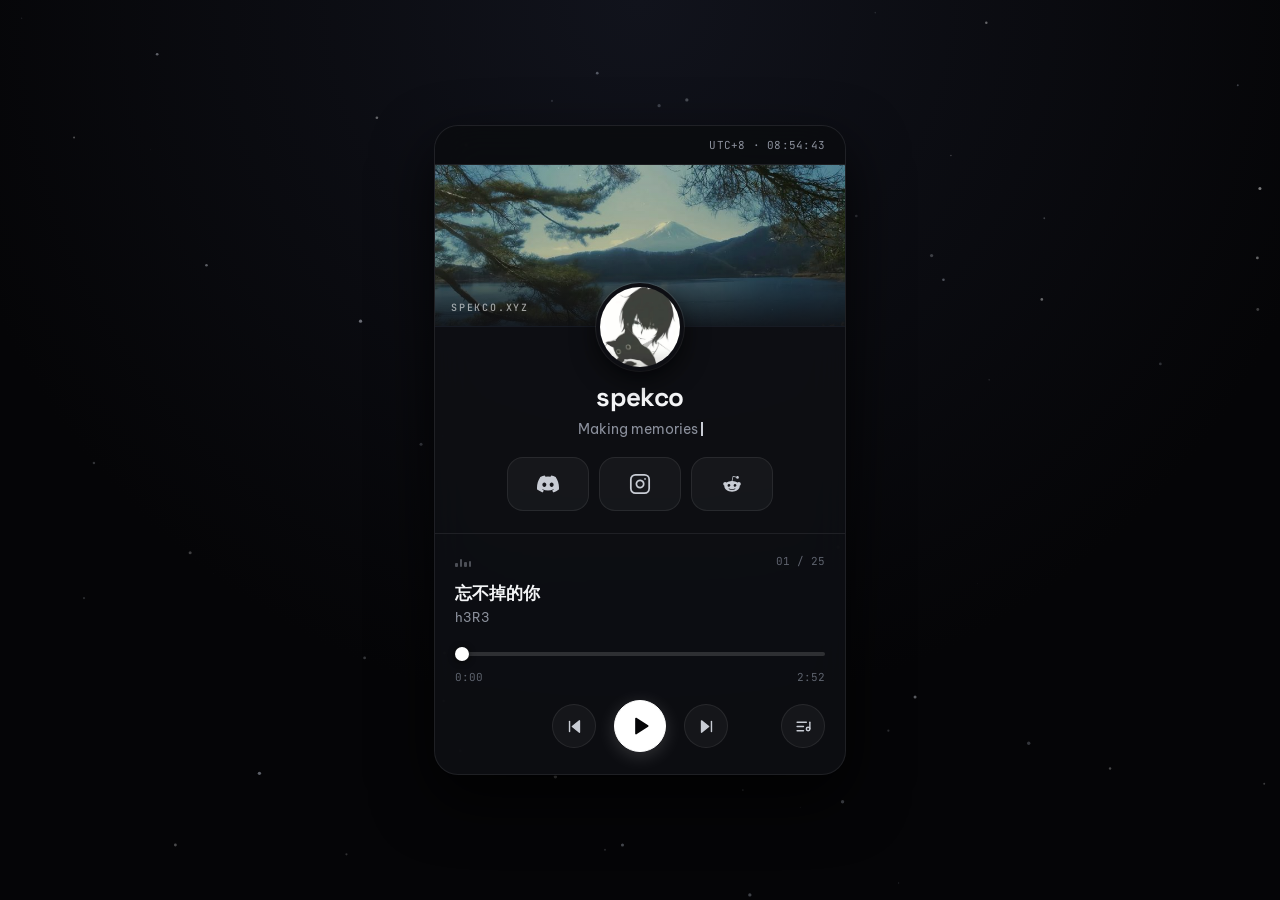
<file: gemini-code-1791957230198.html>
<!doctype html>
<html lang="vi">
<head>
  <meta charset="UTF-8">
  <meta name="viewport" content="width=device-width, initial-scale=1, viewport-fit=cover">
  <meta name="theme-color" content="#050507">
  <meta name="color-scheme" content="dark">
  <meta name="description" content="Hồ sơ cá nhân và không gian âm nhạc của spekco.">
  <meta property="og:type" content="profile">
  <meta property="og:title" content="spekco | Profile">
  <meta property="og:description" content="Hồ sơ cá nhân và không gian âm nhạc của spekco — Making memories.">
  <meta property="og:image" content="avatar.jpg">
  <meta property="og:url" content="https://spekco.xyz/">
  <meta property="og:site_name" content="spekco.xyz">
  <title>spekco | Profile</title>

  <link rel="preconnect" href="https://fonts.googleapis.com">
  <link rel="preconnect" href="https://fonts.gstatic.com" crossorigin>
  <link rel="stylesheet" href="https://fonts.googleapis.com/css2?family=Be+Vietnam+Pro:wght@400;500;600&family=JetBrains+Mono:wght@400;500&family=Space+Grotesk:wght@500;600;700&display=swap">

  <style>
    :root {
      color-scheme: dark;
      --bg-canvas: #050507;
      --bg-surface: rgba(14, 15, 20, 0.88);
      --bg-card-solid: #0d0e13;
      --bg-elevated: rgba(255, 255, 255, 0.04);
      --bg-interactive: rgba(255, 255, 255, 0.075);
      --bg-interactive-hover: rgba(255, 255, 255, 0.11);
      --border-subtle: rgba(255, 255, 255, 0.08);
      --border-strong: rgba(255, 255, 255, 0.17);
      --text-primary: #f4f5f7;
      --text-secondary: #c8ccd4;
      --text-muted: #8b909c;
      --text-dim: #5e636e;
      --accent-white: #ffffff;
      --status-warn: #fbbf24;
      --status-error: #f87171;
      --font-body: "Be Vietnam Pro", -apple-system, BlinkMacSystemFont, "Segoe UI", "PingFang SC", "Hiragino Sans GB", "Microsoft YaHei", sans-serif;
      --font-display: "Space Grotesk", "Be Vietnam Pro", -apple-system, sans-serif;
      --font-mono: "JetBrains Mono", ui-monospace, SFMono-Regular, Menlo, Consolas, monospace;
    }

    *, *::before, *::after {
      box-sizing: border-box;
    }

    [hidden] {
      display: none !important;
    }

    html, body {
      margin: 0;
      padding: 0;
      width: 100%;
      min-height: 100%;
      background-color: var(--bg-canvas);
      color: var(--text-primary);
      font-family: var(--font-body);
      -webkit-font-smoothing: antialiased;
      -moz-osx-font-smoothing: grayscale;
      -webkit-text-size-adjust: 100%;
      overflow-x: hidden;
    }

    ::selection {
      background: rgba(255, 255, 255, 0.18);
      color: #ffffff;
    }

    body {
      position: relative;
      isolation: isolate;
      min-height: 100vh;
      min-height: 100dvh;
      display: flex;
      flex-direction: column;
      align-items: center;
      justify-content: center;
      padding:
        max(18px, env(safe-area-inset-top))
        max(14px, env(safe-area-inset-right))
        max(24px, env(safe-area-inset-bottom))
        max(14px, env(safe-area-inset-left));
      background: radial-gradient(circle at 50% 0%, #11131c 0%, var(--bg-canvas) 65%);
    }

    @media (min-width: 640px) {
      body {
        padding: 44px 24px;
      }
    }

    /* Nền sao chiều sâu tối giản */
    #starfield {
      position: fixed;
      inset: 0;
      z-index: -1;
      width: 100%;
      height: 100%;
      pointer-events: none;
      opacity: 0.75;
    }

    button, input, a {
      color: inherit;
      font: inherit;
    }

    button {
      cursor: pointer;
      background: none;
      border: 0;
      padding: 0;
      -webkit-tap-highlight-color: transparent;
      touch-action: manipulation;
    }

    a {
      text-decoration: none;
      -webkit-tap-highlight-color: transparent;
      touch-action: manipulation;
    }

    :focus-visible {
      outline: 2px solid rgba(255, 255, 255, 0.85);
      outline-offset: 2px;
    }

    /* Khung kiến trúc chính */
    .editorial-shell {
      width: 100%;
      max-width: 412px;
      border-radius: 24px;
      border: 1px solid var(--border-subtle);
      background: var(--bg-surface);
      backdrop-filter: blur(20px);
      -webkit-backdrop-filter: blur(20px);
      box-shadow: 0 24px 60px rgba(0, 0, 0, 0.78);
      overflow: hidden;
    }

    /* 1. Thanh đồng hồ đỉnh trang */
    .masthead {
      display: flex;
      align-items: center;
      justify-content: flex-end;
      padding: 12px 20px;
      border-bottom: 1px solid var(--border-subtle);
      font-size: 11.5px;
      color: var(--text-muted);
      background: rgba(8, 9, 12, 0.45);
    }

    .masthead-clock {
      font-family: var(--font-mono);
      font-size: 11px;
      font-variant-numeric: tabular-nums;
      color: var(--text-muted);
      letter-spacing: 0.02em;
      flex-shrink: 0;
    }

    /* 2. Khu vực Banner + Avatar đè mép + Tên + Social Row */
    .profile-section {
      position: relative;
      padding-bottom: 22px;
      border-bottom: 1px solid var(--border-subtle);
    }

    .banner-wrapper {
      position: relative;
      width: 100%;
      height: 148px;
      overflow: hidden;
      background-color: #090d16;
      border-bottom: 1px solid rgba(255, 255, 255, 0.06);
    }

    @media (min-width: 480px) {
      .banner-wrapper {
        height: 162px;
      }
    }

    /* Lớp nền Aurora nghệ thuật tự động hiển thị khi chưa có file banner.jpg hoặc ảnh lỗi */
    .banner-fallback-art {
      position: absolute;
      inset: 0;
      background:
        radial-gradient(120% 90% at 75% 15%, rgba(45, 212, 191, 0.28) 0%, transparent 55%),
        radial-gradient(100% 80% at 25% 20%, rgba(56, 189, 248, 0.22) 0%, transparent 60%),
        radial-gradient(90% 90% at 50% 0%, rgba(139, 92, 246, 0.2) 0%, transparent 65%),
        linear-gradient(180deg, #070b14 0%, #0d1322 62%, #0d0e13 100%);
    }

    .banner-fallback-art svg {
      position: absolute;
      left: 0;
      bottom: 0;
      width: 100%;
      height: 68%;
      opacity: 0.55;
      pointer-events: none;
    }

    .banner-image {
      position: relative;
      z-index: 1;
      display: block;
      width: 100%;
      height: 100%;
      object-fit: cover;
      object-position: center;
      transition: transform 0.5s ease, opacity 0.3s ease;
    }

    .banner-wrapper.has-error .banner-image {
      display: none;
    }

    /* Lớp phủ chuyển sắc đáy banner giúp watermark và avatar nổi bật */
    .banner-wrapper::after {
      content: "";
      position: absolute;
      inset: 0;
      z-index: 2;
      pointer-events: none;
      background: linear-gradient(
        180deg,
        rgba(5, 5, 7, 0.08) 0%,
        rgba(5, 5, 7, 0.18) 55%,
        rgba(13, 14, 19, 0.88) 100%
      );
    }

    .banner-watermark {
      position: absolute;
      left: 16px;
      bottom: 12px;
      z-index: 3;
      font-family: var(--font-mono);
      font-size: 10px;
      font-weight: 500;
      letter-spacing: 0.18em;
      text-transform: uppercase;
      color: rgba(244, 245, 247, 0.62);
      pointer-events: none;
      user-select: none;
    }

    @media (max-width: 350px) {
      .banner-watermark {
        font-size: 9px;
        left: 12px;
      }
    }

    .profile-body {
      position: relative;
      z-index: 4;
      padding: 0 20px;
      display: flex;
      flex-direction: column;
      align-items: center;
      text-align: center;
    }

    /* Avatar tròn căn giữa đè lên mép dưới của banner */
    .avatar-container {
      position: relative;
      width: 88px;
      height: 88px;
      margin-top: -44px;
      aspect-ratio: 1 / 1;
      flex-shrink: 0;
      border-radius: 50%;
      padding: 4px;
      background-color: var(--bg-card-solid);
      box-shadow:
        0 8px 24px rgba(0, 0, 0, 0.65),
        0 0 0 1px rgba(255, 255, 255, 0.12);
    }

    .avatar-inner {
      position: relative;
      width: 100%;
      height: 100%;
      border-radius: 50%;
      overflow: hidden;
      background-color: #141720;
    }

    .avatar-image {
      display: block;
      width: 100%;
      height: 100%;
      object-fit: cover;
    }

    .avatar-fallback {
      display: none;
      width: 100%;
      height: 100%;
      align-items: center;
      justify-content: center;
      font-family: var(--font-display);
      font-size: 28px;
      font-weight: 600;
      color: var(--text-primary);
      background: linear-gradient(145deg, #1e222d, #0f1117);
    }

    .avatar-container.has-error .avatar-image {
      display: none;
    }

    .avatar-container.has-error .avatar-fallback {
      display: flex;
    }

    .profile-copy {
      margin-top: 12px;
      width: 100%;
      min-width: 0;
    }

    .profile-name {
      margin: 0;
      font-family: var(--font-display);
      font-size: 26px;
      font-weight: 700;
      line-height: 1.15;
      letter-spacing: -0.02em;
      color: var(--text-primary);
      overflow: hidden;
      text-overflow: ellipsis;
      white-space: nowrap;
    }

    .profile-bio {
      margin: 6px auto 0;
      min-height: 1.45em;
      max-width: 92%;
      font-size: 13.5px;
      line-height: 1.5;
      color: var(--text-muted);
      word-break: break-word;
    }

    .bio-caret {
      display: inline-block;
      width: 1.5px;
      height: 1em;
      margin-left: 3px;
      vertical-align: -2px;
      background-color: var(--text-secondary);
      animation: caret-blink 1.1s steps(1) infinite;
    }

    /* Hàng nút Liên kết mạng xã hội dạng vuông bo góc */
    .social-grid {
      margin-top: 18px;
      width: 100%;
      display: flex;
      flex-wrap: wrap;
      align-items: center;
      justify-content: center;
      gap: 10px;
    }

    .social-tile {
      position: relative;
      flex: 1 1 64px;
      max-width: 82px;
      min-width: 56px;
      height: 54px;
      display: inline-flex;
      align-items: center;
      justify-content: center;
      border-radius: 16px;
      background-color: var(--bg-elevated);
      border: 1px solid var(--border-subtle);
      color: var(--text-secondary);
      transition:
        background-color 0.18s ease,
        border-color 0.18s ease,
        color 0.18s ease,
        transform 0.14s ease,
        box-shadow 0.18s ease;
    }

    .social-tile:hover {
      background-color: var(--bg-interactive);
      border-color: var(--border-strong);
      color: var(--accent-white);
      transform: translateY(-2px);
      box-shadow: 0 8px 20px rgba(0, 0, 0, 0.45);
    }

    .social-tile:active {
      transform: scale(0.95);
      background-color: var(--bg-interactive-hover);
    }

    .social-tile svg {
      width: 22px;
      height: 22px;
      flex-shrink: 0;
      transition: transform 0.18s ease;
    }

    .social-tile:hover svg {
      transform: scale(1.06);
    }

    /* Tooltip hiển thị tên nền tảng khi hover hoặc focus bằng bàn phím */
    .social-tile[data-tooltip]::after {
      content: attr(data-tooltip);
      position: absolute;
      bottom: calc(100% + 7px);
      left: 50%;
      transform: translate(-50%, 4px);
      padding: 4px 8px;
      border-radius: 6px;
      background: rgba(18, 20, 26, 0.96);
      border: 1px solid var(--border-strong);
      color: var(--text-primary);
      font-size: 11px;
      font-weight: 500;
      white-space: nowrap;
      pointer-events: none;
      opacity: 0;
      transition: opacity 0.16s ease, transform 0.16s ease;
      z-index: 10;
    }

    @media (hover: hover) {
      .social-tile[data-tooltip]:hover::after,
      .social-tile[data-tooltip]:focus-visible::after {
        opacity: 1;
        transform: translate(-50%, 0);
      }
    }

    /* 3. Khu vực Trình phát nhạc (Music Player Section) */
    .player-section {
      padding: 20px 20px 22px;
    }

    .player-meta-row {
      display: flex;
      align-items: center;
      justify-content: space-between;
      gap: 12px;
      margin-bottom: 14px;
    }

    .player-state-badge {
      display: inline-flex;
      align-items: center;
      gap: 8px;
      min-width: 0;
    }

    /* Sóng âm chỉ chuyển động khi thực sự ở trạng thái playing */
    .eq-bars {
      display: inline-flex;
      align-items: flex-end;
      gap: 2px;
      height: 12px;
      flex-shrink: 0;
    }

    .eq-bars i {
      display: block;
      width: 2.5px;
      border-radius: 1px;
      background-color: var(--text-muted);
      transform-origin: bottom;
      transition: height 0.2s ease, background-color 0.2s ease, opacity 0.2s ease;
    }

    .eq-bars i:nth-child(1) { height: 4px; opacity: 0.5; }
    .eq-bars i:nth-child(2) { height: 8px; opacity: 0.5; }
    .eq-bars i:nth-child(3) { height: 5px; opacity: 0.5; }
    .eq-bars i:nth-child(4) { height: 6px; opacity: 0.5; }

    .editorial-shell[data-audio-state="playing"] .eq-bars i {
      background-color: var(--accent-white);
      opacity: 1;
    }

    .editorial-shell[data-audio-state="playing"] .eq-bars i:nth-child(1) {
      height: 11px;
      animation: eq-bounce 0.8s ease-in-out infinite alternate;
    }
    .editorial-shell[data-audio-state="playing"] .eq-bars i:nth-child(2) {
      height: 12px;
      animation: eq-bounce 0.8s ease-in-out -0.35s infinite alternate;
    }
    .editorial-shell[data-audio-state="playing"] .eq-bars i:nth-child(3) {
      height: 9px;
      animation: eq-bounce 0.8s ease-in-out -0.6s infinite alternate;
    }
    .editorial-shell[data-audio-state="playing"] .eq-bars i:nth-child(4) {
      height: 10px;
      animation: eq-bounce 0.8s ease-in-out -0.2s infinite alternate;
    }

    .state-spinner {
      width: 13px;
      height: 13px;
      color: var(--status-warn);
      animation: spin 0.9s linear infinite;
      flex-shrink: 0;
    }

    .track-index-badge {
      font-family: var(--font-mono);
      font-size: 11px;
      font-variant-numeric: tabular-nums;
      color: var(--text-dim);
      flex-shrink: 0;
    }

    /* Thông tin bài hát hiện tại */
    .track-info {
      min-width: 0;
      margin-bottom: 14px;
    }

    .song-title {
      margin: 0;
      font-size: 17px;
      font-weight: 600;
      line-height: 1.35;
      color: var(--text-primary);
      overflow: hidden;
      text-overflow: ellipsis;
      white-space: nowrap;
    }

    .editorial-shell[data-audio-state="error"] .song-title {
      color: var(--status-error);
    }

    .song-subtitle {
      margin: 4px 0 0;
      min-height: 1.35em;
      font-size: 13px;
      line-height: 1.35;
      color: var(--text-muted);
      overflow: hidden;
      text-overflow: ellipsis;
      white-space: nowrap;
    }

    /* Thanh tua nhạc tối ưu cảm ứng điện thoại (vùng chạm cao 28px) */
    .seek-container {
      margin-bottom: 16px;
    }

    .seek-touch-area {
      position: relative;
      display: flex;
      align-items: center;
      height: 28px;
      width: 100%;
    }

    .audio-range {
      display: block;
      width: 100%;
      height: 4px;
      margin: 0;
      cursor: pointer;
      -webkit-appearance: none;
      appearance: none;
      border-radius: 9999px;
      background: rgba(255, 255, 255, 0.14);
      transition: height 0.15s ease;
    }

    .seek-touch-area:hover .audio-range {
      height: 5px;
    }

    .audio-range:disabled {
      cursor: not-allowed;
      opacity: 0.35;
    }

    .audio-range::-webkit-slider-thumb {
      -webkit-appearance: none;
      appearance: none;
      width: 14px;
      height: 14px;
      border-radius: 50%;
      background: #ffffff;
      box-shadow: 0 1px 6px rgba(0, 0, 0, 0.6);
      transition: transform 0.15s ease;
    }

    .audio-range:not(:disabled)::-webkit-slider-thumb:hover,
    .audio-range:not(:disabled)::-webkit-slider-thumb:active {
      transform: scale(1.22);
    }

    .audio-range::-moz-range-thumb {
      width: 14px;
      height: 14px;
      border: 0;
      border-radius: 50%;
      background: #ffffff;
      box-shadow: 0 1px 6px rgba(0, 0, 0, 0.6);
      transition: transform 0.15s ease;
    }

    .time-row {
      display: flex;
      justify-content: space-between;
      margin-top: 2px;
      font-family: var(--font-mono);
      font-size: 11px;
      font-variant-numeric: tabular-nums;
      color: var(--text-dim);
    }

    /* Cụm nút điều khiển (Vùng chạm >= 44px cho Android & iOS) */
    .controls-row {
      display: flex;
      align-items: center;
      justify-content: space-between;
      gap: 8px;
    }

    .controls-balance-spacer {
      width: 44px;
      height: 44px;
      flex-shrink: 0;
    }

    .controls-main-group {
      display: flex;
      align-items: center;
      gap: 18px;
    }

    @media (max-width: 350px) {
      .controls-main-group {
        gap: 12px;
      }
    }

    .control-btn {
      width: 44px;
      height: 44px;
      flex-shrink: 0;
      display: flex;
      align-items: center;
      justify-content: center;
      border-radius: 50%;
      color: var(--text-secondary);
      background-color: var(--bg-elevated);
      border: 1px solid var(--border-subtle);
      transition: background-color 0.18s ease, border-color 0.18s ease, color 0.18s ease, transform 0.12s ease;
    }

    .control-btn:hover {
      background-color: var(--bg-interactive-hover);
      border-color: var(--border-strong);
      color: #ffffff;
    }

    .control-btn:active {
      transform: scale(0.94);
    }

    .control-btn.is-active {
      background-color: rgba(255, 255, 255, 0.16);
      border-color: rgba(255, 255, 255, 0.4);
      color: #ffffff;
    }

    .control-btn svg {
      width: 17px;
      height: 17px;
    }

    .play-btn {
      width: 52px;
      height: 52px;
      flex-shrink: 0;
      display: flex;
      align-items: center;
      justify-content: center;
      border-radius: 50%;
      background-color: var(--accent-white);
      color: #050507;
      border: 1px solid #ffffff;
      box-shadow: 0 4px 18px rgba(255, 255, 255, 0.16);
      transition: background-color 0.18s ease, transform 0.12s ease;
    }

    .play-btn:hover {
      background-color: #e6e8ee;
    }

    .play-btn:active {
      transform: scale(0.95);
    }

    .play-btn svg {
      width: 20px;
      height: 20px;
      fill: currentColor;
    }

    .play-btn .icon-play {
      transform: translateX(1px);
    }

    .play-btn .icon-pause {
      display: none;
    }

    .play-btn.playing .icon-play {
      display: none;
    }

    .play-btn.playing .icon-pause {
      display: block;
    }

    /* 4. Ngăn kéo Danh sách phát (Playlist Drawer) */
    .playlist-drawer {
      display: grid;
      grid-template-rows: 0fr;
      opacity: 0;
      visibility: hidden;
      transition:
        grid-template-rows 0.3s cubic-bezier(0.22, 1, 0.36, 1),
        opacity 0.22s ease,
        visibility 0s linear 0.3s;
    }

    .playlist-drawer.is-open {
      grid-template-rows: 1fr;
      opacity: 1;
      visibility: visible;
      transition-delay: 0s;
    }

    .playlist-clip {
      min-height: 0;
      overflow: hidden;
    }

    .playlist-inner {
      margin-top: 18px;
      padding-top: 14px;
      border-top: 1px solid var(--border-subtle);
    }

    .playlist-header {
      display: flex;
      align-items: center;
      justify-content: space-between;
      padding: 0 4px 10px;
      font-size: 11.5px;
      color: var(--text-muted);
    }

    .playlist-header-title {
      font-weight: 500;
    }

    .playlist-header-count {
      font-family: var(--font-mono);
      font-size: 11px;
      color: var(--text-dim);
    }

    .playlist-note {
      margin: 0 0 10px;
      padding: 8px 10px;
      border-radius: 8px;
      background: rgba(248, 113, 113, 0.1);
      border: 1px solid rgba(248, 113, 113, 0.25);
      font-size: 12px;
      line-height: 1.4;
      color: var(--status-error);
    }

    .playlist-list {
      margin: 0;
      padding: 0;
      list-style: none;
      max-height: 256px;
      max-height: min(256px, 44dvh);
      overflow-y: auto;
      overscroll-behavior: contain;
      scrollbar-width: thin;
      scrollbar-color: rgba(255, 255, 255, 0.2) transparent;
    }

    .playlist-list::-webkit-scrollbar {
      width: 4px;
    }

    .playlist-list::-webkit-scrollbar-track {
      background: transparent;
    }

    .playlist-list::-webkit-scrollbar-thumb {
      border-radius: 9999px;
      background: rgba(255, 255, 255, 0.2);
    }

    .pl-item {
      width: 100%;
      min-height: 48px;
      display: flex;
      align-items: center;
      gap: 12px;
      padding: 8px 10px;
      border-radius: 10px;
      text-align: left;
      color: var(--text-secondary);
      transition: background-color 0.16s ease;
    }

    .pl-item:hover {
      background-color: var(--bg-elevated);
    }

    .pl-item:active {
      background-color: var(--bg-interactive);
    }

    .pl-item:focus-visible {
      outline-offset: -2px;
    }

    .pl-index-col {
      width: 26px;
      flex-shrink: 0;
      display: flex;
      align-items: center;
      justify-content: center;
      font-family: var(--font-mono);
      font-size: 11.5px;
      font-variant-numeric: tabular-nums;
      color: var(--text-dim);
    }

    .pl-mini-eq {
      display: none;
      align-items: flex-end;
      gap: 2px;
      height: 12px;
    }

    .pl-mini-eq i {
      display: block;
      width: 2px;
      border-radius: 1px;
      background-color: var(--accent-white);
      transform-origin: bottom;
    }

    .pl-mini-eq i:nth-child(1) { height: 5px; }
    .pl-mini-eq i:nth-child(2) { height: 9px; }
    .pl-mini-eq i:nth-child(3) { height: 4px; }

    .editorial-shell[data-audio-state="playing"] .pl-item.is-current .pl-mini-eq i:nth-child(1) {
      height: 10px;
      animation: eq-bounce 0.8s ease-in-out infinite alternate;
    }
    .editorial-shell[data-audio-state="playing"] .pl-item.is-current .pl-mini-eq i:nth-child(2) {
      height: 12px;
      animation: eq-bounce 0.8s ease-in-out -0.35s infinite alternate;
    }
    .editorial-shell[data-audio-state="playing"] .pl-item.is-current .pl-mini-eq i:nth-child(3) {
      height: 8px;
      animation: eq-bounce 0.8s ease-in-out -0.6s infinite alternate;
    }

    .pl-meta {
      min-width: 0;
      flex: 1;
      display: flex;
      flex-direction: column;
      gap: 2px;
    }

    .pl-title {
      font-size: 13.5px;
      font-weight: 500;
      line-height: 1.35;
      color: var(--text-secondary);
      overflow: hidden;
      text-overflow: ellipsis;
      white-space: nowrap;
    }

    .pl-artist {
      font-size: 11.5px;
      line-height: 1.3;
      color: var(--text-muted);
      overflow: hidden;
      text-overflow: ellipsis;
      white-space: nowrap;
    }

    .pl-item.is-current {
      background-color: rgba(255, 255, 255, 0.08);
    }

    .pl-item.is-current .pl-num {
      display: none;
    }

    .pl-item.is-current .pl-mini-eq {
      display: inline-flex;
    }

    .pl-item.is-current .pl-title {
      font-weight: 600;
      color: #ffffff;
    }

    .pl-item.is-failed {
      opacity: 0.45;
    }

    .pl-item.is-failed .pl-num {
      color: var(--status-error);
    }

    .pl-empty {
      padding: 20px 12px;
      text-align: center;
      font-size: 12.5px;
      color: var(--text-dim);
    }

    /* Toast thông báo nổi */
    .toast {
      position: fixed;
      left: 50%;
      bottom: max(20px, env(safe-area-inset-bottom));
      z-index: 50;
      max-width: calc(100vw - 32px);
      border-radius: 9999px;
      border: 1px solid var(--border-strong);
      background: rgba(15, 16, 21, 0.94);
      padding: 9px 16px;
      font-size: 12px;
      font-weight: 500;
      color: var(--text-primary);
      box-shadow: 0 12px 32px rgba(0, 0, 0, 0.7);
      backdrop-filter: blur(12px);
      -webkit-backdrop-filter: blur(12px);
      pointer-events: none;
      opacity: 0;
      transform: translate(-50%, 10px);
      transition: opacity 0.2s ease, transform 0.2s ease;
    }

    .toast.show {
      opacity: 1;
      transform: translate(-50%, 0);
    }

    @keyframes caret-blink {
      50% { opacity: 0; }
    }

    @keyframes eq-bounce {
      0% { transform: scaleY(0.3); }
      100% { transform: scaleY(1); }
    }

    @keyframes spin {
      to { transform: rotate(360deg); }
    }

    @media (prefers-reduced-motion: reduce) {
      *, *::before, *::after {
        animation-duration: 0.01ms !important;
        animation-iteration-count: 1 !important;
        transition-duration: 0.01ms !important;
        scroll-behavior: auto !important;
      }
    }
  </style>
</head>
<body>
  <canvas id="starfield" aria-hidden="true"></canvas>

  <main class="editorial-shell" id="app-shell" data-audio-state="loading">
    <!-- 1. Thanh đồng hồ địa phương trên cùng -->
    <div class="masthead">
      <time class="masthead-clock" id="clock" aria-label="Giờ địa phương">--:--:--</time>
    </div>

    <!-- 2. Khu vực Hồ sơ cá nhân: Banner + Avatar đè mép + Tên/Bio + Hàng nút Social -->
    <header class="profile-section">
      <div class="banner-wrapper" id="banner-wrapper">
        <div class="banner-fallback-art" aria-hidden="true">
          <svg viewBox="0 0 420 120" preserveAspectRatio="none">
            <path d="M0,120 L0,88 L55,58 L108,82 L175,32 L235,74 L295,42 L360,76 L420,52 L420,120 Z" fill="rgba(18, 24, 38, 0.75)"></path>
            <path d="M0,120 L0,98 L78,68 L145,92 L218,48 L288,86 L352,62 L420,88 L420,120 Z" fill="rgba(13, 14, 19, 0.95)"></path>
          </svg>
        </div>
        <img src="banner.jpg" alt="Ảnh bìa của spekco" class="banner-image" id="banner-img" decoding="async">
        <span class="banner-watermark" id="banner-watermark">SPEKCO.XYZ</span>
      </div>

      <div class="profile-body">
        <div class="avatar-container" id="avatar-wrapper">
          <div class="avatar-inner">
            <img src="avatar.jpg" alt="Ảnh đại diện của spekco" class="avatar-image" id="avatar-img" width="80" height="80" decoding="async">
            <span class="avatar-fallback" id="avatar-initial" aria-hidden="true">S</span>
          </div>
        </div>

        <div class="profile-copy">
          <h1 class="profile-name" id="profile-name">spekco</h1>
          <p class="profile-bio" aria-label="Giới thiệu">
            <span id="quote">Making memories</span><span class="bio-caret" aria-hidden="true"></span>
          </p>
        </div>

        <!-- Hàng nút liên kết mạng xã hội (Discord, Instagram, Reddit) -->
        <nav id="social-links" class="social-grid" aria-label="Liên kết mạng xã hội" hidden></nav>
      </div>
    </header>

    <!-- 3. Khu vực Trình phát nhạc -->
    <section class="player-section" aria-label="Trình phát nhạc">
      <div class="player-meta-row">
        <div class="player-state-badge">
          <span class="eq-bars" aria-hidden="true">
            <i></i><i></i><i></i><i></i>
          </span>
          <svg id="loading-spinner" class="state-spinner" viewBox="0 0 24 24" fill="none" stroke="currentColor" stroke-width="2.2" stroke-linecap="round" stroke-linejoin="round" aria-hidden="true" hidden>
            <path d="M21 12a9 9 0 1 1-6.219-8.56"></path>
          </svg>
        </div>

        <span class="track-index-badge" id="track-counter" aria-label="Thứ tự bài hát">00 / 00</span>
      </div>

      <div class="track-info">
        <h2 class="song-title" id="song-name" title="">...</h2>
        <p class="song-subtitle" id="song-artist"></p>
      </div>

      <div class="seek-container">
        <div class="seek-touch-area">
          <input id="progress" class="audio-range" type="range" min="0" max="100" value="0" step="any" aria-label="Tua tiến độ bài hát" disabled>
        </div>
        <div class="time-row">
          <span id="current-time">0:00</span>
          <span id="duration">0:00</span>
        </div>
      </div>

      <div class="controls-row">
        <div class="controls-balance-spacer" aria-hidden="true"></div>

        <div class="controls-main-group">
          <button class="control-btn" id="prev-button" type="button" aria-label="Bài trước">
            <svg viewBox="0 0 24 24" fill="currentColor" stroke="currentColor" stroke-width="2" stroke-linecap="round" stroke-linejoin="round" aria-hidden="true">
              <polygon points="19 20 9 12 19 4 19 20"></polygon>
              <line x1="5" x2="5" y1="19" y2="5"></line>
            </svg>
          </button>

          <button class="play-btn" id="play-button" type="button" aria-label="Phát nhạc">
            <svg class="icon-play" viewBox="0 0 24 24" fill="currentColor" stroke="currentColor" stroke-width="2" stroke-linecap="round" stroke-linejoin="round" aria-hidden="true">
              <polygon points="6 3 20 12 6 21 6 3"></polygon>
            </svg>
            <svg class="icon-pause" viewBox="0 0 24 24" fill="currentColor" stroke="currentColor" stroke-width="2" stroke-linecap="round" stroke-linejoin="round" aria-hidden="true">
              <rect x="14" y="4" width="4" height="16" rx="1"></rect>
              <rect x="6" y="4" width="4" height="16" rx="1"></rect>
            </svg>
          </button>

          <button class="control-btn" id="next-button" type="button" aria-label="Bài tiếp theo">
            <svg viewBox="0 0 24 24" fill="currentColor" stroke="currentColor" stroke-width="2" stroke-linecap="round" stroke-linejoin="round" aria-hidden="true">
              <polygon points="5 4 15 12 5 20 5 4"></polygon>
              <line x1="19" x2="19" y1="5" y2="19"></line>
            </svg>
          </button>
        </div>

        <button class="control-btn" id="playlist-button" type="button" aria-label="Mở danh sách nhạc" aria-expanded="false" aria-controls="playlist-panel">
          <svg viewBox="0 0 24 24" fill="none" stroke="currentColor" stroke-width="2" stroke-linecap="round" stroke-linejoin="round" aria-hidden="true">
            <path d="M21 15V6"></path>
            <path d="M18.5 18a2.5 2.5 0 1 0 0-5 2.5 2.5 0 0 0 0 5Z"></path>
            <path d="M12 12H3"></path>
            <path d="M16 6H3"></path>
            <path d="M12 18H3"></path>
          </svg>
        </button>
      </div>

      <!-- 4. Ngăn kéo Danh sách bài hát -->
      <div class="playlist-drawer" id="playlist-panel" aria-hidden="true">
        <div class="playlist-clip">
          <div class="playlist-inner">
            <div class="playlist-header">
              <span class="playlist-header-title">Danh sách bài hát</span>
              <span class="playlist-header-count" id="playlist-count"></span>
            </div>
            <p class="playlist-note" id="playlist-note" hidden></p>
            <ul class="playlist-list" id="playlist-list" aria-label="Danh sách nhạc"></ul>
          </div>
        </div>
      </div>

      <audio id="audio-player" preload="metadata"></audio>
    </section>
  </main>

  <div id="toast" class="toast" role="status" aria-live="polite"></div>

  <script>
    // =========================================================================
    // 1. CẤU HÌNH HỒ SƠ & BANNER
    // =========================================================================
    const PROFILE_CONFIG = {
      username: "spekco",
      titleSuffix: "Profile",
      bio: "Making memories",
      avatar: "avatar.jpg",
      banner: "banner.jpg",
      bannerWatermark: "SPEKCO.XYZ",
      siteUrl: "https://spekco.xyz",
      timezone: "Asia/Shanghai",
      timezoneShortLabel: "UTC+8",
      stars: {
        desktopMax: 140,
        mobileMax: 65
      }
    };

    window.PROFILE_CONFIG = PROFILE_CONFIG;

    // =========================================================================
    // 2. CẤU HÌNH URL MẠNG XÃ HỘI (ĐIỀN URL INSTAGRAM & REDDIT CỦA BẠN TẠI ĐÂY)
    // =========================================================================
    const INSTAGRAM_URL = "YOUR_INSTAGRAM_URL_HERE"; // Ví dụ: "https://www.instagram.com/username_cua_ban/"
    const REDDIT_URL = "YOUR_REDDIT_URL_HERE";       // Ví dụ: "https://www.reddit.com/user/username_cua_ban/"

    const SOCIAL_LINKS = [
      {
        id: "discord",
        label: "Discord",
        url: "https://discord.com/users/spekco",
        copyText: "spekco",
        icon: "discord",
        enabled: true
      },
      {
        id: "instagram",
        label: "Instagram",
        url: INSTAGRAM_URL,
        icon: "instagram",
        enabled: true
      },
      {
        id: "reddit",
        label: "Reddit",
        url: REDDIT_URL,
        icon: "reddit",
        enabled: true
      }
    ];

    // Thư viện SVG chuẩn tỷ lệ (Gồm Discord, Instagram và Reddit)
    const SOCIAL_ICONS = {
      discord: '<svg viewBox="0 0 24 24" fill="currentColor" aria-hidden="true"><path d="M20.317 4.37a19.791 19.791 0 0 0-4.885-1.515.074.074 0 0 0-.079.037c-.21.375-.444.864-.608 1.25a18.27 18.27 0 0 0-5.487 0 12.64 12.64 0 0 0-.617-1.25.077.077 0 0 0-.079-.037A19.736 19.736 0 0 0 3.677 4.37a.07.07 0 0 0-.032.027C.533 9.046-.32 13.58.099 18.057a.082.082 0 0 0 .031.057 19.9 19.9 0 0 0 5.993 3.03.078.078 0 0 0 .084-.028 14.09 14.09 0 0 0 1.226-1.994.076.076 0 0 0-.041-.106 13.107 13.107 0 0 1-1.872-.892.077.077 0 0 1-.008-.128 10.2 10.2 0 0 0 .372-.292.074.074 0 0 1 .077-.01c3.928 1.793 8.18 1.793 12.062 0a.074.074 0 0 1 .078.01c.12.098.246.198.373.292a.077.077 0 0 1-.006.127 12.299 12.299 0 0 1-1.873.892.077.077 0 0 0-.041.107c.36.698.772 1.362 1.225 1.993a.076.076 0 0 0 .084.028 19.839 19.839 0 0 0 6.002-3.03.077.077 0 0 0 .032-.054c.5-5.177-.838-9.674-3.549-13.66a.061.061 0 0 0-.031-.03zM8.02 15.33c-1.183 0-2.157-1.085-2.157-2.419 0-1.333.956-2.419 2.157-2.419 1.21 0 2.176 1.096 2.157 2.42 0 1.333-.956 2.418-2.157 2.418zm7.975 0c-1.183 0-2.157-1.085-2.157-2.419 0-1.333.955-2.419 2.157-2.419 1.21 0 2.176 1.096 2.157 2.42 0 1.333-.946 2.418-2.157 2.418z"/></svg>',
      instagram: '<svg viewBox="0 0 24 24" fill="none" stroke="currentColor" stroke-width="1.9" stroke-linecap="round" stroke-linejoin="round" aria-hidden="true"><rect width="20" height="20" x="2" y="2" rx="5" ry="5"></rect><path d="M16 11.37A4 4 0 1 1 12.63 8 4 4 0 0 1 16 11.37z"></path><line x1="17.5" x2="17.51" y1="6.5" y2="6.5"></line></svg>',
      reddit: '<svg viewBox="2 2 20 20" fill="currentColor" fill-rule="evenodd" clip-rule="evenodd" aria-hidden="true"><path d="M17.01 4.744c.688 0 1.25.561 1.25 1.249a1.25 1.25 0 0 1-2.498.056l-2.597-.547-.8 3.747c1.824.07 3.48.632 4.674 1.488.308-.309.73-.491 1.207-.491.968 0 1.754.786 1.754 1.754 0 .716-.435 1.333-1.01 1.614a3.111 3.111 0 0 1 .042.52c0 2.694-3.13 4.87-7.004 4.87-3.874 0-7.004-2.176-7.004-4.87 0-.183.015-.366.043-.534A1.748 1.748 0 0 1 4.028 12c0-.968.786-1.754 1.754-1.754.463 0 .898.196 1.207.49 1.207-.883 2.878-1.43 4.744-1.487l.885-4.182a.342.342 0 0 1 .14-.197.35.35 0 0 1 .238-.042l2.906.617a1.214 1.214 0 0 1 1.108-.701zM9.25 12C8.561 12 8 12.562 8 13.25c0 .687.561 1.248 1.25 1.248.687 0 1.248-.561 1.248-1.249 0-.688-.561-1.249-1.249-1.249zm5.5 0c-.687 0-1.248.561-1.248 1.25 0 .687.561 1.248 1.249 1.248.688 0 1.249-.561 1.249-1.249 0-.687-.562-1.249-1.25-1.249zm-5.466 3.99a.327.327 0 0 0-.231.094.33.33 0 0 0 0 .463c.842.842 2.484.913 2.961.913.477 0 2.105-.056 2.961-.913a.361.361 0 0 0 .029-.463.33.33 0 0 0-.464 0c-.547.533-1.684.73-2.512.73-.828 0-1.979-.196-2.512-.73a.326.326 0 0 0-.232-.095z"/></svg>',
      globe: '<svg viewBox="0 0 24 24" fill="none" stroke="currentColor" stroke-width="1.9" stroke-linecap="round" stroke-linejoin="round" aria-hidden="true"><circle cx="12" cy="12" r="10"></circle><path d="M12 2a14.5 14.5 0 0 0 0 20 14.5 14.5 0 0 0 0-20"></path><path d="M2 12h20"></path></svg>'
    };

    // =========================================================================
    // 3. DANH SÁCH NHẠC & CẤU HÌNH CLOUDFLARE R2 (GIỮ NGUYÊN 100%)
    // =========================================================================
    const MUSIC_LIBRARY = [
      "h3R3 - 忘不掉的你.flac",
      "水仙LONE - 我走以后 (鼓点版).m4a",
      "夏日尽头的我们 x 月光呀月光.mp3",
      "Jess Lee - 甲乙丙丁Strangers.flac",
      "Ta - 没有你我该怎么办.flac",
      "Renran - 无人之岛.m4a",
      "鄒沛沛 & Pank 沉溺(你让我的心不再结冰) - Single (2023) . 沉溺(你让我的心不再结冰).m4a",
      {
        src: "https://pub-a6f896b739e543b7a5a3f838dd05edf9.r2.dev/h3R3%20-%20%E4%BA%B2%E7%88%B1%E7%9A%84.flac",
        title: "亲爱的",
        artist: "h3R3"
      },
      "https://pub-a6f896b739e543b7a5a3f838dd05edf9.r2.dev/%E6%88%91%E7%9A%84%E6%AD%8C%E5%A3%B0%E9%87%8C%20(DJ%E7%87%83%E6%9B%B2)%EF%BD%9C%E2%80%9C%E4%BD%A0%E5%AD%98%E5%9C%A8%E6%88%91%E6%B7%B1%E6%B7%B1%E7%9A%84%E8%84%91%E6%B5%B7%E9%87%8C%E2%80%9D.mp3",
      "https://pub-a6f896b739e543b7a5a3f838dd05edf9.r2.dev/LBI%20-%20%E5%8F%AF%E6%88%91%E5%8F%AA%E6%98%AF%E6%B5%B7.flac",
      "https://pub-a6f896b739e543b7a5a3f838dd05edf9.r2.dev/Linfeng%20Zhou%20-%20%E5%BF%98%E4%BA%86.opus",
      "https://pub-a6f896b739e543b7a5a3f838dd05edf9.r2.dev/Chen%20Li%20-%20%E7%BB%9D%E5%AF%B9%E5%8D%A0%E6%9C%89%E7%9B%B8%E5%AF%B9%E8%87%AA%E7%94%B1.flac",
      "https://pub-a6f896b739e543b7a5a3f838dd05edf9.r2.dev/%E9%99%88%E6%9D%91%E9%95%BF%20-%20%E7%88%B1%E6%80%8E%E4%B9%88%E4%BA%86.flac",
      "https://pub-a6f896b739e543b7a5a3f838dd05edf9.r2.dev/1K%20-%20%E5%B0%B1%E5%BF%98%E4%BA%86%E5%90%A7.flac",
      "https://pub-a6f896b739e543b7a5a3f838dd05edf9.r2.dev/h3R3%20-%20Liar.flac",
      "https://pub-a6f896b739e543b7a5a3f838dd05edf9.r2.dev/%E6%AD%90%E9%99%BD%E8%80%80%E7%91%A9%20-%20%E6%88%92%E4%B8%8D%E6%8E%89%20(%E5%8E%9F%E5%A3%B0%E7%89%88).m4a",
      "https://pub-a6f896b739e543b7a5a3f838dd05edf9.r2.dev/en%20-%20%E6%9C%80%E5%90%8E%E4%B8%80%E9%A1%B5.flac",
      "https://pub-a6f896b739e543b7a5a3f838dd05edf9.r2.dev/17.%20Die%20For%20You.flac",
      "https://pub-a6f896b739e543b7a5a3f838dd05edf9.r2.dev/01.%2050%20Feet.opus",
      "https://pub-a6f896b739e543b7a5a3f838dd05edf9.r2.dev/Naughty%20Boy%20%26%20Sam%20Smith%20-%20La%20La%20La.flac",
      "https://pub-a6f896b739e543b7a5a3f838dd05edf9.r2.dev/06.%20If%20I%20Ain't%20Got%20You.flac",
      "https://pub-a6f896b739e543b7a5a3f838dd05edf9.r2.dev/13.%20Afterthought.flac",
      "https://pub-a6f896b739e543b7a5a3f838dd05edf9.r2.dev/06.%20End%20of%20Beginning.flac",
      "https://pub-a6f896b739e543b7a5a3f838dd05edf9.r2.dev/02.%20Chemtrails%20Over%20the%20Country%20Club.flac",
      "https://pub-a6f896b739e543b7a5a3f838dd05edf9.r2.dev/01.%20Self%20Aware.flac"
    ];

    const MUSIC_SETTINGS = {
      r2Base: "https://pub-a6f896b739e543b7a5a3f838dd05edf9.r2.dev/",
      r2IndexUrl: "",
      r2CacheMs: 5 * 60 * 1000,
      audioExt: /\.(mp3|m4a|aac|ogg|opus|wav|flac|webm)$/i
    };

    // =========================================================================
    // 4. PHÂN TÁCH METADATA BÀI HÁT CHÍNH XÁC
    // =========================================================================
    const parseTrackMetadata = (source) => {
      if (!source || typeof source !== "string") return { title: "", artist: "" };

      let filename = source;
      try {
        const parsedUrl = new URL(source, document.baseURI);
        const segments = parsedUrl.pathname.split("/").filter(Boolean);
        if (segments.length) filename = segments[segments.length - 1];
      } catch {}

      try {
        filename = decodeURIComponent(filename);
      } catch {}

      filename = filename.replace(/\.[^.]+$/, "").trim();
      const separator = filename.indexOf(" - ");
      if (separator === -1) {
        return { title: filename, artist: "" };
      }
      return {
        artist: filename.slice(0, separator).trim(),
        title: filename.slice(separator + 3).trim()
      };
    };

    const normalizeTrack = (track) => {
      const rawObj = typeof track === "string" ? { src: track } : track;
      const src = String(rawObj?.src || rawObj?.url || "");
      const parsed = parseTrackMetadata(src);

      return {
        src,
        title: (rawObj?.title && String(rawObj.title).trim()) || parsed.title || "Không rõ tên bài",
        artist: (rawObj?.artist && String(rawObj.artist).trim()) || parsed.artist || ""
      };
    };

    MUSIC_LIBRARY.forEach((track, index) => {
      MUSIC_LIBRARY[index] = normalizeTrack(track);
    });

    // Hàm hiển thị Toast dùng chung cho cả Social Links và Music Player
    let globalToastTimer = 0;
    function showToastMessage(message) {
      const toastEl = document.getElementById("toast");
      if (!toastEl || !message) return;
      toastEl.textContent = message;
      toastEl.classList.add("show");
      clearTimeout(globalToastTimer);
      globalToastTimer = window.setTimeout(() => {
        toastEl.classList.remove("show");
      }, 3200);
    }

    // =========================================================================
    // 5. KHỞI TẠO GIAO DIỆN PROFILE, BANNER, SOCIAL LINKS, ĐỒNG HỒ & NỀN SAO
    // =========================================================================
    (() => {
      "use strict";

      const $ = (id) => document.getElementById(id);
      const reducedMotion = Boolean(window.matchMedia?.("(prefers-reduced-motion: reduce)").matches);

      function applyProfile() {
        const profile = PROFILE_CONFIG;
        const avatarImg = $("avatar-img");
        const avatarWrapper = $("avatar-wrapper");
        const avatarInitial = $("avatar-initial");
        const bannerImg = $("banner-img");
        const bannerWrapper = $("banner-wrapper");
        const bannerWatermark = $("banner-watermark");

        $("profile-name")?.replaceChildren(document.createTextNode(profile.username));
        document.title = `${profile.username} | ${profile.titleSuffix}`;

        if (bannerWatermark) {
          bannerWatermark.textContent = profile.bannerWatermark || "";
          bannerWatermark.hidden = !profile.bannerWatermark;
        }

        if (bannerImg && bannerWrapper) {
          if (!profile.banner || String(profile.banner).trim() === "") {
            bannerWrapper.classList.add("has-error");
          } else {
            bannerImg.src = profile.banner;
            bannerImg.alt = `Ảnh bìa của ${profile.username}`;
            bannerImg.addEventListener("error", () => {
              bannerWrapper.classList.add("has-error");
            }, { once: true });
          }
        }

        if (avatarInitial) {
          avatarInitial.textContent = profile.username.charAt(0).toUpperCase();
        }

        if (avatarImg && avatarWrapper) {
          if (!profile.avatar || String(profile.avatar).trim() === "") {
            avatarWrapper.classList.add("has-error");
          } else {
            avatarImg.src = profile.avatar;
            avatarImg.alt = `Ảnh đại diện của ${profile.username}`;
            avatarImg.addEventListener("error", () => {
              avatarWrapper.classList.add("has-error");
            }, { once: true });
          }
        }
      }

      function isConfiguredExternalUrl(rawUrl) {
        if (!rawUrl || typeof rawUrl !== "string") return false;
        const trimmed = rawUrl.trim();
        if (
          !trimmed ||
          trimmed === "#" ||
          trimmed.startsWith("YOUR_")
        ) {
          return false;
        }
        try {
          const parsed = new URL(trimmed);
          return ["http:", "https:", "mailto:"].includes(parsed.protocol);
        } catch {
          return false;
        }
      }

      function renderSocialLinks() {
        const nav = $("social-links");
        if (!nav) return;

        const activeLinks = SOCIAL_LINKS.filter((item) => item && item.enabled !== false);

        if (activeLinks.length === 0) {
          nav.hidden = true;
          return;
        }

        const fragment = document.createDocumentFragment();
        activeLinks.forEach((link) => {
          const hasValidUrl = isConfiguredExternalUrl(link.url);
          const element = document.createElement(hasValidUrl ? "a" : "button");
          element.className = "social-tile";
          element.setAttribute("aria-label", link.label);
          element.setAttribute("data-tooltip", link.label);

          if (hasValidUrl) {
            const cleanUrl = link.url.trim();
            element.href = cleanUrl;
            if (!cleanUrl.startsWith("mailto:")) {
              element.target = "_blank";
              element.rel = "noopener noreferrer";
            }
          } else {
            element.type = "button";
            element.addEventListener("click", () => {
              const textToCopy = String(link.copyText || "").trim();
              if (textToCopy && navigator.clipboard?.writeText) {
                navigator.clipboard.writeText(textToCopy).then(() => {
                  showToastMessage(`Đã sao chép ${link.label}: ${textToCopy}`);
                }).catch(() => {
                  showToastMessage(`${link.label}: ${textToCopy}`);
                });
              } else {
                showToastMessage(`Chưa cấu hình URL ${link.label}`);
              }
            });
          }

          element.innerHTML = SOCIAL_ICONS[link.icon] || SOCIAL_ICONS.globe;
          fragment.appendChild(element);
        });

        nav.replaceChildren(fragment);
        nav.hidden = false;
      }

      function startTyping() {
        const quote = $("quote");
        const text = PROFILE_CONFIG.bio || "";
        if (!quote) return;
        if (!text || reducedMotion) {
          quote.textContent = text;
          return;
        }
        quote.textContent = "";
        let index = 0;
        const type = () => {
          quote.textContent = text.slice(0, index++);
          if (index <= text.length) window.setTimeout(type, 65);
        };
        window.setTimeout(type, 180);
      }

      function initClock() {
        const clock = $("clock");
        if (!clock) return;
        let formatter;
        try {
          formatter = new Intl.DateTimeFormat("vi-VN", {
            timeZone: PROFILE_CONFIG.timezone,
            hour: "2-digit",
            minute: "2-digit",
            second: "2-digit",
            hour12: false
          });
        } catch {
          formatter = new Intl.DateTimeFormat("vi-VN", {
            hour: "2-digit",
            minute: "2-digit",
            second: "2-digit",
            hour12: false
          });
        }
        const prefix = PROFILE_CONFIG.timezoneShortLabel ? `${PROFILE_CONFIG.timezoneShortLabel} · ` : "";
        const update = () => {
          clock.textContent = `${prefix}${formatter.format(new Date())}`;
        };
        update();
        window.setInterval(update, 1000);
      }

      function initStars() {
        const canvas = $("starfield");
        const ctx = canvas?.getContext("2d", { alpha: true });
        if (!canvas || !ctx) return;

        const mobile = Boolean(window.matchMedia?.("(max-width: 600px)").matches);
        const lowPower = (navigator.hardwareConcurrency || 8) <= 4;
        const motionFactor = reducedMotion ? 0 : 1;
        const tints = ["255,255,255", "220,225,235", "190,198,212"];

        let width = 0;
        let height = 0;
        let ratio = 1;
        let stars = [];
        let running = !document.hidden;
        let frameId = 0;
        let last = 0;

        function makeStar(anywhere) {
          const z = Math.random();
          return {
            x: Math.random() * width,
            y: anywhere ? Math.random() * height : height + 10,
            z,
            size: 0.4 + z * 1.3,
            vx: 2 + z * 8,
            vy: -(6 + z * 22),
            alpha: 0.18 + z * 0.5,
            phase: Math.random() * 6.28,
            tw: 0.8 + Math.random() * 1.6,
            tint: tints[(Math.random() * tints.length) | 0]
          };
        }

        function resize() {
          ratio = Math.min(window.devicePixelRatio || 1, mobile ? 1.5 : 1.5);
          width = window.innerWidth;
          height = window.innerHeight;
          canvas.width = width * ratio;
          canvas.height = height * ratio;
          canvas.style.width = `${width}px`;
          canvas.style.height = `${height}px`;
          ctx.setTransform(ratio, 0, 0, ratio, 0, 0);

          let count = mobile
            ? PROFILE_CONFIG.stars.mobileMax
            : Math.min(
                PROFILE_CONFIG.stars.desktopMax,
                Math.max(80, Math.round((width * height) / 11000))
              );
          if (lowPower) count = Math.round(count * 0.7);
          stars = Array.from({ length: count }, () => makeStar(true));
          drawStaticOrFrame(performance.now());
        }

        function drawStaticOrFrame(time) {
          const dt = last ? Math.min(0.05, (time - last) / 1000) : 0.016;
          last = time;
          ctx.clearRect(0, 0, width, height);

          for (const s of stars) {
            if (motionFactor > 0) {
              s.x += s.vx * dt * motionFactor;
              s.y += s.vy * dt * motionFactor;
              if (s.y < -10 || s.x > width + 10) {
                Object.assign(s, makeStar(false));
                s.x = Math.random() * width;
              }
            }
            const a = motionFactor > 0
              ? s.alpha * (0.75 + Math.sin((time / 1000) * s.tw + s.phase) * 0.25)
              : s.alpha;
            ctx.fillStyle = `rgba(${s.tint},${a})`;
            ctx.beginPath();
            ctx.arc(s.x, s.y, s.size, 0, Math.PI * 2);
            ctx.fill();
          }
        }

        function frame(time) {
          if (!running) return;
          drawStaticOrFrame(time);
          if (motionFactor > 0) {
            frameId = requestAnimationFrame(frame);
          }
        }

        function setRunning(value) {
          running = value;
          if (motionFactor === 0) return;
          if (running && !frameId) {
            last = 0;
            frameId = requestAnimationFrame(frame);
          } else if (!running && frameId) {
            cancelAnimationFrame(frameId);
            frameId = 0;
          }
        }

        window.addEventListener("resize", resize, { passive: true });
        document.addEventListener("visibilitychange", () => setRunning(!document.hidden));
        resize();
        setRunning(!document.hidden);
      }

      try {
        applyProfile();
        renderSocialLinks();
        startTyping();
        initClock();
        initStars();
      } catch (error) {
        console.error("Profile initialization error:", error);
      }
    })();

    // =========================================================================
    // 6. LOGIC TRÌNH PHÁT NHẠC
    // =========================================================================
    (() => {
      "use strict";

      const $ = (id) => document.getElementById(id);
      const audio = $("audio-player");
      const ui = {
        shell: $("app-shell"),
        spinner: $("loading-spinner"),
        counter: $("track-counter"),
        title: $("song-name"),
        subtitle: $("song-artist"),
        progress: $("progress"),
        current: $("current-time"),
        duration: $("duration"),
        play: $("play-button"),
        previous: $("prev-button"),
        next: $("next-button")
      };

      if (!audio || !ui.title || !ui.subtitle || !ui.progress || !ui.duration || !ui.play) return;

      const state = {
        index: 0,
        fsm: "loading",
        playingRequested: false,
        isSwitchingTrack: false,
        isDraggingSeek: false,
        lastObservedTime: 0,
        tried: new Set(),
        skipTimer: 0
      };

      const pl = {
        button: $("playlist-button"),
        panel: $("playlist-panel"),
        list: $("playlist-list"),
        count: $("playlist-count"),
        note: $("playlist-note")
      };

      const playlistReady = Boolean(pl.button && pl.panel && pl.list);
      const failedTracks = new Set();
      const reduceMotion = Boolean(window.matchMedia?.("(prefers-reduced-motion: reduce)").matches);

      const formatTime = (value) => {
        if (!Number.isFinite(value) || value < 0) return "0:00";
        const seconds = Math.floor(value);
        return `${Math.floor(seconds / 60)}:${String(seconds % 60).padStart(2, "0")}`;
      };

      const hasDuration = () => Number.isFinite(audio.duration) && audio.duration > 0;

      const setSliderVisualFill = (percent) => {
        const clamped = Math.min(100, Math.max(0, Number(percent) || 0));
        ui.progress.style.background = `linear-gradient(to right, #FFFFFF ${clamped}%, rgba(255,255,255,0.14) ${clamped}%)`;
      };

      const notify = (message) => showToastMessage(message);

      const updateCounter = () => {
        if (!ui.counter) return;
        if (!MUSIC_LIBRARY.length) {
          ui.counter.textContent = "00 / 00";
          return;
        }
        ui.counter.textContent = `${String(state.index + 1).padStart(2, "0")} / ${String(MUSIC_LIBRARY.length).padStart(2, "0")}`;
      };

      function transitionAudioState(nextFsmState) {
        state.fsm = nextFsmState;
        const currentTrack = MUSIC_LIBRARY[state.index] || null;
        const artistName = currentTrack?.artist ? currentTrack.artist.trim() : "";

        ui.shell?.setAttribute("data-audio-state", nextFsmState);

        if (ui.spinner) {
          ui.spinner.hidden = !(nextFsmState === "loading" || nextFsmState === "buffering");
        }

        ui.subtitle.textContent = artistName;
        ui.subtitle.hidden = !artistName;

        const isActivelyPlaying = nextFsmState === "playing" || (nextFsmState === "buffering" && !audio.paused);
        ui.play.classList.toggle("playing", isActivelyPlaying);
        ui.play.setAttribute("aria-label", isActivelyPlaying ? "Tạm dừng" : "Phát nhạc");

        if ("mediaSession" in navigator) {
          try {
            navigator.mediaSession.playbackState = isActivelyPlaying
              ? "playing"
              : (nextFsmState === "paused" ? "paused" : "none");
          } catch {}
        }
      }

      const updateProgressUI = () => {
        if (state.isDraggingSeek) return;
        const cur = Number.isFinite(audio.currentTime) ? audio.currentTime : 0;
        ui.current.textContent = formatTime(cur);

        if (!hasDuration()) {
          ui.duration.textContent = "0:00";
          ui.progress.disabled = true;
          ui.progress.value = "0";
          setSliderVisualFill(0);
          return;
        }

        ui.duration.textContent = formatTime(audio.duration);
        ui.progress.disabled = false;
        const pct = Math.min(100, Math.max(0, (cur / audio.duration) * 100));
        ui.progress.value = String(pct);
        setSliderVisualFill(pct);
      };

      const renderTrackHeader = (track) => {
        if (!track) {
          ui.title.textContent = "Không có bài hát";
          ui.title.title = "";
          ui.subtitle.textContent = "";
          ui.subtitle.hidden = true;
          updateCounter();
          return;
        }
        const artistName = track.artist ? track.artist.trim() : "";
        ui.title.textContent = track.title;
        ui.title.title = artistName ? `${track.title} — ${artistName}` : track.title;
        ui.subtitle.textContent = artistName;
        ui.subtitle.hidden = !artistName;
        updateCounter();

        if ("mediaSession" in navigator && typeof MediaMetadata !== "undefined") {
          try {
            navigator.mediaSession.metadata = new MediaMetadata({
              title: track.title,
              artist: artistName || PROFILE_CONFIG.username
            });
          } catch {}
        }
      };

      const resolvedUrls = (source) => {
        const names = [...new Set([source, source.normalize("NFC"), source.normalize("NFD")])];
        return names.map((name) => {
          try {
            return new URL(name, document.baseURI).href;
          } catch {
            return name;
          }
        });
      };

      const getErrorDescription = () => ({
        1: "Quá trình tải bài hát bị hủy.",
        2: "Lỗi kết nối mạng hoặc không tìm thấy file nhạc.",
        3: "Không thể giải mã tập tin âm thanh này.",
        4: "Định dạng nhạc không được hỗ trợ trên thiết bị."
      }[audio.error?.code] || "Không thể phát bài hát này, đang chuyển bài kế tiếp.");

      function requestPlay() {
        if (!MUSIC_LIBRARY.length) {
          renderTrackHeader(null);
          notify("Danh sách phát đang trống.");
          return;
        }

        state.playingRequested = true;

        if (audio.readyState < 2) {
          transitionAudioState("loading");
        }

        const playPromise = audio.play();
        if (playPromise && typeof playPromise.then === "function") {
          playPromise
            .then(() => {
              if (!audio.paused && !audio.ended) {
                transitionAudioState(audio.readyState >= 3 ? "playing" : "buffering");
                updateProgressUI();
              }
            })
            .catch((error) => {
              state.playingRequested = false;
              if (error?.name === "NotAllowedError") {
                transitionAudioState(audio.currentTime > 0 ? "paused" : "ready");
                notify("Chạm nút Phát để bắt đầu nghe nhạc.");
              } else if (error?.name !== "AbortError") {
                transitionAudioState("error");
                notify("Không thể khởi chạy trình phát âm thanh.");
              }
            });
        }
      }

      function loadTrack(index, autoplay = false) {
        if (!MUSIC_LIBRARY.length) return;
        clearTimeout(state.skipTimer);

        state.isSwitchingTrack = true;
        state.index = ((index % MUSIC_LIBRARY.length) + MUSIC_LIBRARY.length) % MUSIC_LIBRARY.length;
        state.playingRequested = autoplay;
        state.lastObservedTime = 0;

        const track = MUSIC_LIBRARY[state.index];

        audio.pause();
        renderTrackHeader(track);
        transitionAudioState("loading");

        ui.progress.disabled = true;
        ui.progress.value = "0";
        setSliderVisualFill(0);
        ui.current.textContent = "0:00";
        ui.duration.textContent = "0:00";

        audio.src = resolvedUrls(track.src)[0];
        audio.load();
        state.isSwitchingTrack = false;

        onTrackChanged();
        if (autoplay) {
          requestPlay();
        }
      }

      function handleAudioError() {
        const failedIndex = state.index;
        state.tried.add(failedIndex);
        failedTracks.add(failedIndex);
        syncPlaylist();
        transitionAudioState("error");

        console.warn("Audio source skipped due to error:", {
          index: failedIndex,
          track: MUSIC_LIBRARY[failedIndex]?.title,
          src: audio.currentSrc || audio.src,
          errorCode: audio.error?.code
        });

        if (state.tried.size >= MUSIC_LIBRARY.length) {
          notify("Không thể tải các bài hát trong danh sách.");
          return;
        }

        notify(getErrorDescription());
        clearTimeout(state.skipTimer);
        state.skipTimer = window.setTimeout(() => {
          loadTrack(failedIndex + 1, state.playingRequested);
        }, 380);
      }

      function nextTrack(autoplay = !audio.paused || state.playingRequested) {
        state.tried.clear();
        loadTrack(state.index + 1, autoplay);
      }

      function previousTrack() {
        if (audio.currentTime > 3) {
          audio.currentTime = 0;
          updateProgressUI();
        } else {
          state.tried.clear();
          loadTrack(state.index - 1, !audio.paused || state.playingRequested);
        }
      }

      ui.play.addEventListener("click", () => {
        if (!MUSIC_LIBRARY.length) {
          notify("Danh sách phát đang trống.");
          return;
        }
        if (!audio.paused && !audio.ended) {
          state.playingRequested = false;
          audio.pause();
        } else {
          requestPlay();
        }
      });

      ui.next?.addEventListener("click", () => nextTrack());
      ui.previous?.addEventListener("click", previousTrack);

      ui.progress.addEventListener("input", () => {
        state.isDraggingSeek = true;
        const pct = Number(ui.progress.value);
        setSliderVisualFill(pct);
        if (hasDuration()) {
          ui.current.textContent = formatTime((pct / 100) * audio.duration);
        }
      });

      ui.progress.addEventListener("change", () => {
        if (hasDuration()) {
          const targetTime = (Number(ui.progress.value) / 100) * audio.duration;
          audio.currentTime = targetTime;
          state.lastObservedTime = targetTime;
        }
        state.isDraggingSeek = false;
        updateProgressUI();
      });

      audio.addEventListener("loadstart", () => {
        transitionAudioState("loading");
      });

      audio.addEventListener("loadedmetadata", () => {
        if (failedTracks.delete(state.index)) {
          syncPlaylist();
        }
        updateProgressUI();
        if (audio.paused && !state.playingRequested) {
          transitionAudioState(audio.currentTime > 0 ? "paused" : "ready");
        }
      });

      audio.addEventListener("canplay", () => {
        updateProgressUI();
        if (!audio.paused && !audio.ended) {
          transitionAudioState("playing");
        } else if (!state.playingRequested) {
          transitionAudioState(audio.currentTime > 0 ? "paused" : "ready");
        }
      });

      audio.addEventListener("canplaythrough", () => {
        if (!audio.paused && !audio.ended) {
          transitionAudioState("playing");
        }
      });

      audio.addEventListener("playing", () => {
        state.tried.clear();
        transitionAudioState("playing");
        updateProgressUI();
      });

      audio.addEventListener("waiting", () => {
        if (!audio.paused && !audio.ended) {
          transitionAudioState("buffering");
        }
      });

      audio.addEventListener("timeupdate", () => {
        updateProgressUI();
        if (!audio.paused && !audio.ended && audio.readyState >= 2) {
          if (state.fsm !== "playing" && (audio.currentTime > state.lastObservedTime || audio.readyState >= 3)) {
            transitionAudioState("playing");
          }
          state.lastObservedTime = audio.currentTime;
        }
      });

      audio.addEventListener("durationchange", updateProgressUI);
      audio.addEventListener("seeked", () => {
        updateProgressUI();
        if (!audio.paused && !audio.ended && audio.readyState >= 3) {
          transitionAudioState("playing");
        }
      });

      audio.addEventListener("pause", () => {
        if (state.isSwitchingTrack || audio.ended) return;
        if (!state.playingRequested) {
          transitionAudioState(audio.currentTime > 0 ? "paused" : "ready");
        }
      });

      audio.addEventListener("ended", () => {
        transitionAudioState("ended");
        nextTrack(true);
      });

      audio.addEventListener("error", handleAudioError);

      if ("mediaSession" in navigator) {
        for (const [action, handler] of Object.entries({
          play: requestPlay,
          pause: () => {
            state.playingRequested = false;
            audio.pause();
          },
          nexttrack: () => nextTrack(),
          previoustrack: previousTrack
        })) {
          try {
            navigator.mediaSession.setActionHandler(action, handler);
          } catch {}
        }
      }

      // =========================================================================
      // 7. QUẢN LÝ DANH SÁCH BÀI HÁT (PLAYLIST) & ĐỒNG BỘ CLOUDFLARE R2
      // =========================================================================
      const trackKey = (src) => {
        let name = String(src || "");
        try {
          name = new URL(name, document.baseURI).pathname.split("/").filter(Boolean).pop() || "";
        } catch {}
        try {
          name = decodeURIComponent(name);
        } catch {}
        return name.normalize("NFC").toLowerCase();
      };

      function setNote(text) {
        if (!pl.note) return;
        pl.note.textContent = text || "";
        pl.note.hidden = !text;
      }

      function renderPlaylist() {
        if (!playlistReady) return;
        const fragment = document.createDocumentFragment();

        MUSIC_LIBRARY.forEach((track, index) => {
          const item = document.createElement("li");
          const button = document.createElement("button");
          button.type = "button";
          button.className = "pl-item";
          button.dataset.index = String(index);
          button.title = track.artist ? `${track.title} — ${track.artist}` : track.title;

          const indexCol = document.createElement("span");
          indexCol.className = "pl-index-col";
          indexCol.setAttribute("aria-hidden", "true");

          const number = document.createElement("span");
          number.className = "pl-num";
          number.textContent = String(index + 1).padStart(2, "0");

          const miniEq = document.createElement("span");
          miniEq.className = "pl-mini-eq";
          miniEq.append(
            document.createElement("i"),
            document.createElement("i"),
            document.createElement("i")
          );
          indexCol.append(number, miniEq);

          const meta = document.createElement("span");
          meta.className = "pl-meta";

          const title = document.createElement("span");
          title.className = "pl-title";
          title.textContent = track.title;
          meta.appendChild(title);

          if (track.artist) {
            const artist = document.createElement("span");
            artist.className = "pl-artist";
            artist.textContent = track.artist;
            meta.appendChild(artist);
          }

          button.append(indexCol, meta);
          item.appendChild(button);
          fragment.appendChild(item);
        });

        if (!MUSIC_LIBRARY.length) {
          const empty = document.createElement("li");
          empty.className = "pl-empty";
          empty.textContent = "Chưa có bài hát nào trong danh sách";
          fragment.appendChild(empty);
        }

        pl.list.replaceChildren(fragment);
        if (pl.count) {
          pl.count.textContent = MUSIC_LIBRARY.length ? `${MUSIC_LIBRARY.length} bài` : "";
        }
        updateCounter();
        syncPlaylist();
      }

      function syncPlaylist() {
        if (!playlistReady) return;
        for (const button of pl.list.querySelectorAll(".pl-item")) {
          const index = Number(button.dataset.index);
          const current = index === state.index;
          button.classList.toggle("is-current", current);
          button.classList.toggle("is-failed", failedTracks.has(index));
          if (current) {
            button.setAttribute("aria-current", "true");
          } else {
            button.removeAttribute("aria-current");
          }
        }
      }

      function scrollToCurrent(smooth) {
        if (!playlistReady) return;
        const current = pl.list.querySelector(".pl-item.is-current");
        if (!current) return;
        const top = current.offsetTop - (pl.list.clientHeight - current.offsetHeight) / 2;
        pl.list.scrollTo({
          top: Math.max(0, top),
          behavior: smooth && !reduceMotion ? "smooth" : "auto"
        });
      }

      function onTrackChanged() {
        if (!playlistReady) return;
        syncPlaylist();
        if (pl.panel.classList.contains("is-open")) {
          scrollToCurrent(true);
        }
      }

      function setPlaylistOpen(open) {
        if (!playlistReady) return;
        pl.panel.classList.toggle("is-open", open);
        pl.panel.setAttribute("aria-hidden", String(!open));
        pl.button.setAttribute("aria-expanded", String(open));
        pl.button.setAttribute("aria-label", open ? "Đóng danh sách nhạc" : "Mở danh sách nhạc");
        pl.button.classList.toggle("is-active", open);
        if (open) {
          refreshR2Index();
          scrollToCurrent(false);
        } else if (pl.panel.contains(document.activeElement)) {
          pl.button.focus();
        }
      }

      let r2LoadedAt = 0;
      let r2Busy = false;
      const buildR2Url = (key) =>
        MUSIC_SETTINGS.r2Base + String(key).replace(/^\/+/, "").split("/").map(encodeURIComponent).join("/");

      function toR2Track(entry) {
        const raw = typeof entry === "string" ? { src: entry } : entry;
        if (!raw || typeof raw !== "object") return null;
        let src = String(raw.src || raw.url || "");
        if (!src && (raw.key || raw.name)) src = buildR2Url(raw.key || raw.name);
        else if (src && !/^(https?:)?\/\//i.test(src) && !src.startsWith("/")) src = buildR2Url(src);
        if (!src || !MUSIC_SETTINGS.audioExt.test(trackKey(src))) return null;
        return normalizeTrack({ src, title: raw.title, artist: raw.artist });
      }

      async function refreshR2Index(force = false) {
        if (!MUSIC_SETTINGS.r2IndexUrl || r2Busy) return;
        if (!force && r2LoadedAt && Date.now() - r2LoadedAt < MUSIC_SETTINGS.r2CacheMs) return;
        r2Busy = true;
        const controller = typeof AbortController === "function" ? new AbortController() : null;
        const timer = window.setTimeout(() => controller?.abort(), 8000);
        try {
          const response = await fetch(MUSIC_SETTINGS.r2IndexUrl, {
            cache: "no-cache",
            signal: controller?.signal
          });
          if (!response.ok) throw new Error(`HTTP ${response.status}`);
          const data = await response.json();
          const entries = Array.isArray(data) ? data : (data?.files || data?.tracks || data?.objects);
          if (!Array.isArray(entries)) throw new Error("Invalid R2 index");
          const known = new Set(MUSIC_LIBRARY.map((track) => trackKey(track.src)));
          const fresh = [];
          for (const entry of entries) {
            const track = toR2Track(entry);
            if (!track) continue;
            const key = trackKey(track.src);
            if (known.has(key)) continue;
            known.add(key);
            fresh.push(track);
          }
          fresh.sort((a, b) =>
            String(a.title).localeCompare(String(b.title), "vi", { numeric: true, sensitivity: "base" })
          );
          r2LoadedAt = Date.now();
          setNote("");
          if (fresh.length) {
            MUSIC_LIBRARY.push(...fresh);
            renderPlaylist();
            if (!audio.getAttribute("src")) loadTrack(0, false);
          }
        } catch (error) {
          console.warn("R2 index unavailable:", error);
          setNote("Không tải được chỉ mục từ R2, đang hiển thị danh sách có sẵn.");
        } finally {
          clearTimeout(timer);
          r2Busy = false;
        }
      }

      if (playlistReady) {
        pl.button.addEventListener("click", () => setPlaylistOpen(!pl.panel.classList.contains("is-open")));
        pl.list.addEventListener("click", (event) => {
          const button = event.target?.closest?.(".pl-item");
          if (!button || !pl.list.contains(button)) return;
          const index = Number(button.dataset.index);
          if (!Number.isInteger(index) || index < 0 || index >= MUSIC_LIBRARY.length) return;
          if (index === state.index && !failedTracks.has(index)) {
            ui.play.click();
            return;
          }
          state.tried.clear();
          failedTracks.delete(index);
          loadTrack(index, true);
        });
        document.addEventListener("keydown", (event) => {
          if (event.key === "Escape" && pl.panel.classList.contains("is-open")) {
            setPlaylistOpen(false);
            pl.button.focus();
          }
        });
        renderPlaylist();
      }

      if (MUSIC_LIBRARY.length) {
        loadTrack(0, false);
      } else {
        renderTrackHeader(null);
        transitionAudioState("error");
      }
      refreshR2Index();
    })();
  </script>
</body>
</html>
</file>
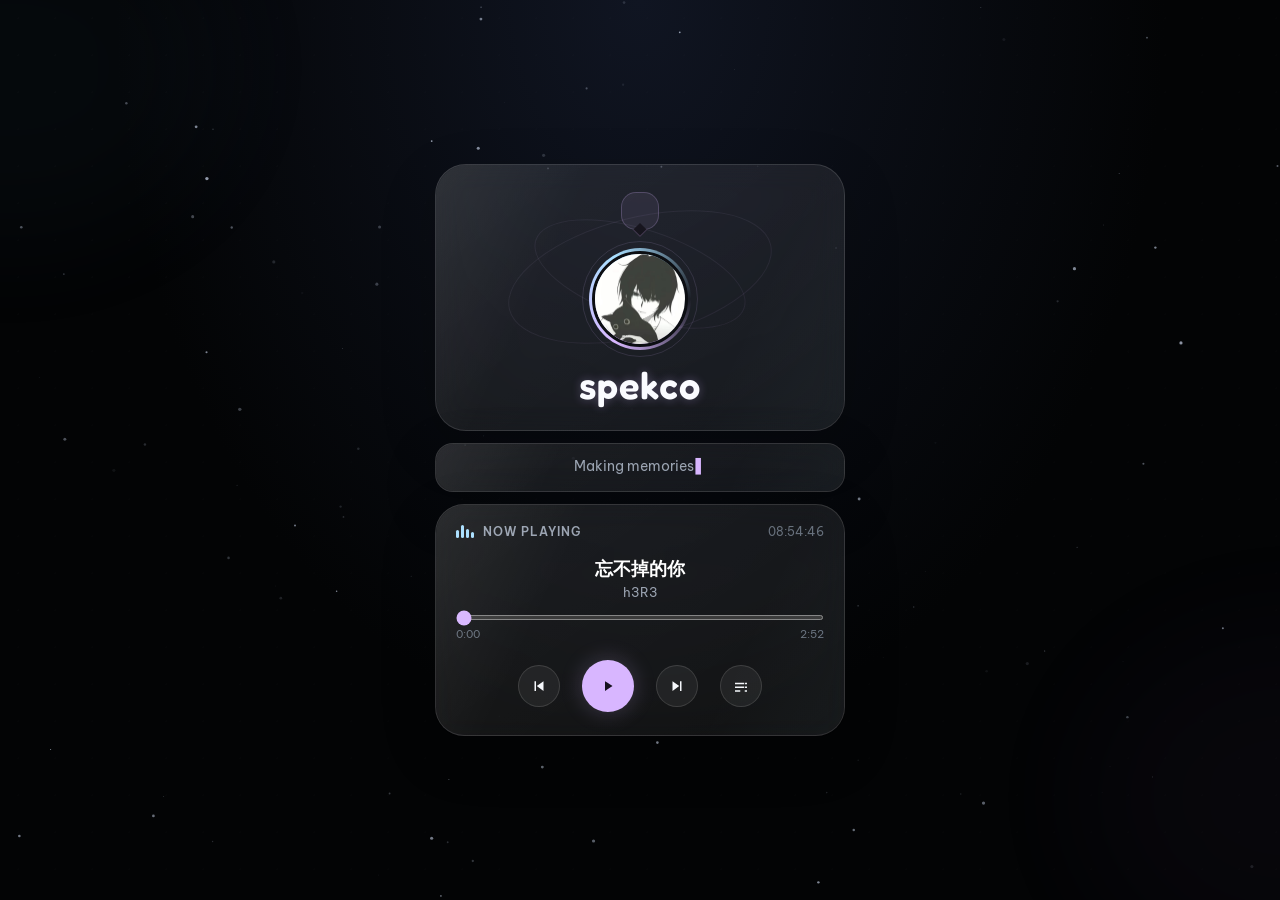
<file: index-2.html>
<!doctype html>
<html lang="vi">
<head>
  <meta charset="UTF-8">
  <meta name="viewport" content="width=device-width, initial-scale=1, viewport-fit=cover">
  <meta name="theme-color" content="#030405">
  <meta name="color-scheme" content="dark">
  <meta name="description" content="Profile cá nhân của spekco — now playing.">
  <meta property="og:type" content="profile">
  <meta property="og:title" content="spekco | Profile">
  <meta property="og:description" content="Một góc nhỏ của spekco — đang nghe nhạc và chill.">
  <meta property="og:image" content="avatar.jpg">
  <meta property="og:url" content="https://spekco.xyz/">
  <meta property="og:site_name" content="spekco.xyz">
  <title>spekco | Profile</title>
  <link rel="preconnect" href="https://fonts.googleapis.com">
  <link rel="preconnect" href="https://fonts.gstatic.com" crossorigin>
  <link rel="stylesheet" href="https://fonts.googleapis.com/css2?family=Be+Vietnam+Pro:wght@400;500;600;700&family=Fredoka:wght@400;500;600&display=swap">
  <style>
:root {
  --bg:#030405; --glass:rgba(255,255,255,.06); --glass-strong:rgba(255,255,255,.09); --border:rgba(255,255,255,.13);
  --accent:#d8b6ff; --cool:#a8dfff; --text:#f5f7fb; --muted:#9ba4b2; --dim:#68717d; --green:#91e6ac;
  --display:"Lemon Slice","Fredoka",ui-rounded,system-ui,sans-serif; --body:"Be Vietnam Pro",system-ui,-apple-system,"Segoe UI",sans-serif;
}
*,*::before,*::after{box-sizing:border-box}html{min-height:100%;background:var(--bg);color-scheme:dark;-webkit-text-size-adjust:100%}
body{position:relative;isolation:isolate;min-width:0;min-height:100vh;min-height:100dvh;display:grid;place-items:center;margin:0;padding:max(20px,env(safe-area-inset-top)) max(14px,env(safe-area-inset-right)) max(20px,env(safe-area-inset-bottom)) max(14px,env(safe-area-inset-left));overflow-x:hidden;background:radial-gradient(ellipse at 50% 0%,#101522 0%,var(--bg) 58%);color:var(--text);font-family:var(--body)}
body::before{content:"";position:fixed;inset:0;z-index:-3;pointer-events:none;opacity:.3;background-image:radial-gradient(rgba(255,255,255,.045) 1px,transparent 1px);background-size:37px 37px}#starfield{position:fixed;inset:0;z-index:-1;width:100%;height:100%;pointer-events:none}
.nebula{position:fixed;z-index:-2;width:42vw;height:35vw;max-width:430px;max-height:350px;border-radius:50%;pointer-events:none;filter:blur(64px);opacity:.18;animation:drift 18s ease-in-out infinite alternate}.nebula-one{top:-12%;left:-16%;background:rgba(77,121,166,.28)}.nebula-two{right:-18%;bottom:-8%;background:rgba(125,84,168,.24);animation-delay:-9s}@keyframes drift{to{transform:translate3d(24px,18px,0) scale(1.08)}}
button,input{color:inherit;font:inherit}button{-webkit-tap-highlight-color:transparent;cursor:pointer}:focus-visible{outline:2px solid rgba(216,182,255,.9);outline-offset:3px}.container{width:100%;max-width:410px;display:flex;flex-direction:column;gap:12px}.card{position:relative;width:100%;overflow:hidden;padding:20px;border:1px solid var(--border);border-radius:25px;background:linear-gradient(145deg,var(--glass-strong),var(--glass));box-shadow:0 18px 55px rgba(0,0,0,.2);backdrop-filter:blur(14px)}.card::before{content:"";position:absolute;inset:0;border-radius:inherit;pointer-events:none;background:linear-gradient(115deg,rgba(255,255,255,.07),transparent 30% 72%,rgba(168,223,255,.04))}
.profile-card{padding:27px 20px 24px;text-align:center;border-radius:31px}.speech-bubble{position:relative;z-index:1;display:inline-block;margin:0 0 18px;padding:8px 14px;border:1px solid rgba(216,182,255,.22);border-radius:15px;color:#e8dcf4;background:rgba(216,182,255,.08)}.speech-bubble::after{content:"";position:absolute;left:50%;bottom:-6px;width:10px;height:10px;transform:translateX(-50%) rotate(45deg);border-right:1px solid rgba(216,182,255,.22);border-bottom:1px solid rgba(216,182,255,.22);background:#17151e}.avatar-wrapper{position:relative;z-index:1;width:102px;height:102px;margin:0 auto 16px;padding:3px;border-radius:50%;background:conic-gradient(from 210deg,var(--accent),var(--cool),transparent,var(--accent));transition:transform .25s,box-shadow .25s}.avatar-wrapper::after{content:"";position:absolute;inset:-7px;z-index:-1;border:1px solid rgba(216,182,255,.13);border-radius:inherit;animation:ring 8s linear infinite}.avatar-wrapper:hover{transform:translateY(-2px);box-shadow:0 0 40px rgba(180,157,234,.4)}@keyframes ring{to{transform:rotate(360deg)}}.avatar{display:block;width:100%;height:100%;border:3px solid #0c0e12;border-radius:50%;object-fit:cover}.avatar-initial{display:none;align-items:center;justify-content:center;width:100%;height:100%;border:3px solid #0c0e12;border-radius:50%;background:#15121d;color:var(--accent);font-size:38px;font-weight:600}.avatar-wrapper.no-image .avatar{display:none}.avatar-wrapper.no-image .avatar-initial{display:flex}.username{position:relative;z-index:1;margin:0;color:#fafbff;font:600 clamp(32px,9vw,38px)/1.05 var(--display);letter-spacing:.025em;text-shadow:0 0 10px rgba(216,182,255,.3)}.orbit{position:absolute;border:1px solid rgba(216,182,255,.07);border-radius:50%;pointer-events:none}.orbit-one{width:270px;height:120px;top:52px;left:50%;transform:translateX(-50%) rotate(-14deg)}.orbit-two{width:220px;height:90px;top:64px;left:50%;transform:translateX(-50%) rotate(18deg)}
.status-card{padding:13px 18px;border-radius:18px;color:var(--muted);text-align:center;font-size:14px}.status-card p{min-height:1.5em;margin:0}.status-card p::after{content:"▌";margin-left:2px;color:var(--accent);animation:blink 1s steps(1) infinite}@keyframes blink{50%{opacity:0}}.music-card{padding:19px 20px 23px;border-radius:29px}.music-head{display:flex;align-items:center;justify-content:space-between;gap:12px;margin-bottom:18px}.music-label{display:flex;align-items:center;gap:9px;color:var(--muted);font-size:12px;font-weight:600;letter-spacing:.08em;text-transform:uppercase}.eq{display:flex;align-items:end;gap:2px;height:14px}.eq i{display:block;width:3px;height:8px;border-radius:3px;background:var(--cool);animation:eq 1s ease-in-out infinite alternate}.eq i:nth-child(2){height:13px;animation-delay:-.35s}.eq i:nth-child(3){height:9px;animation-delay:-.65s}.eq i:nth-child(4){height:6px;animation-delay:-.15s}@keyframes eq{to{transform:scaleY(.4)}}.clock{color:var(--dim);font-size:12px;font-variant-numeric:tabular-nums}.track{min-width:0;margin-bottom:14px;text-align:center}.song-title{overflow:hidden;color:#fff;font-size:18px;font-weight:600;line-height:1.35;text-overflow:ellipsis;white-space:nowrap}.song-artist{min-height:1.35em;margin-top:3px;color:var(--muted);font-size:13px}.music-card.has-error .song-title,.music-card.is-error .song-title{color:#ffb7c4}.progress-container{margin-top:8px}.progress-container input{display:block;width:100%;height:5px;margin:0;accent-color:var(--accent);cursor:pointer}.time-row{display:flex;justify-content:space-between;margin-top:7px;color:var(--dim);font-size:11px;font-variant-numeric:tabular-nums}.controls{display:flex;align-items:center;justify-content:center;gap:22px;margin-top:19px}.music-button{display:grid;place-items:center;width:42px;height:42px;padding:0;border:1px solid var(--border);border-radius:50%;background:rgba(255,255,255,.06);transition:transform .2s,background .2s,box-shadow .2s}.music-button:hover{transform:translateY(-2px);background:rgba(216,182,255,.14);box-shadow:0 8px 20px rgba(0,0,0,.2)}.music-button svg{width:18px;height:18px;fill:currentColor}.play-button{width:52px;height:52px;border-color:rgba(216,182,255,.45);color:#17121f;background:var(--accent);box-shadow:0 0 22px rgba(216,182,255,.22)}.play-button .icon-pause{display:none}.play-button.playing .icon-play{display:none}.play-button.playing .icon-pause{display:block}.toast{position:fixed;left:50%;bottom:max(22px,env(safe-area-inset-bottom));z-index:5;max-width:calc(100vw - 28px);padding:11px 16px;border:1px solid var(--border);border-radius:999px;color:var(--text);background:#15171e;opacity:0;transform:translate(-50%,12px);pointer-events:none;transition:opacity .2s,transform .2s}.toast.is-visible,.toast.show{opacity:1;transform:translate(-50%,0)}@media(max-width:430px){.container{max-width:100%}}@media(max-width:360px){.controls{gap:12px}}@media(prefers-reduced-motion:reduce){*,*::before,*::after{animation:none!important;transition:none!important}}

/* ===== Playlist ===== */
[hidden]{display:none!important}
.music-button.is-active{border-color:rgba(216,182,255,.5);color:var(--accent);background:rgba(216,182,255,.16)}
.playlist-panel{display:grid;grid-template-rows:0fr;margin-top:0;opacity:0;visibility:hidden;transition:grid-template-rows .4s cubic-bezier(.22,1,.36,1),margin-top .4s cubic-bezier(.22,1,.36,1),opacity .28s ease,visibility 0s linear .4s}
.playlist-panel.is-open{grid-template-rows:1fr;margin-top:18px;opacity:1;visibility:visible;transition-delay:0s}
.playlist-clip{min-height:0;overflow:hidden}
.playlist-box{overflow:hidden;border:1px solid rgba(255,255,255,.1);border-radius:20px;background:linear-gradient(160deg,rgba(255,255,255,.06),rgba(255,255,255,.02))}
.playlist-note{margin:0;padding:12px 16px 0;color:#ffb7c4;font-size:11.5px;line-height:1.4}
.playlist-list{position:relative;margin:0;padding:12px 8px 12px;list-style:none;max-height:288px;max-height:min(288px,46dvh);overflow-y:auto;overscroll-behavior:contain;scrollbar-width:thin;scrollbar-color:rgba(216,182,255,.35) transparent;-webkit-mask-image:linear-gradient(transparent,#000 8px,#000 calc(100% - 14px),transparent);mask-image:linear-gradient(transparent,#000 8px,#000 calc(100% - 14px),transparent)}
.playlist-list::-webkit-scrollbar{width:6px}.playlist-list::-webkit-scrollbar-track{background:transparent}.playlist-list::-webkit-scrollbar-thumb{border-radius:6px;background:rgba(216,182,255,.3)}
.pl-item{display:flex;align-items:center;gap:12px;width:100%;min-height:52px;padding:8px 10px;border:0;border-radius:14px;background:transparent;color:var(--text);text-align:left;transition:background .2s,transform .15s}
.pl-item:hover{background:rgba(255,255,255,.06)}
.pl-item:active{transform:scale(.985)}
.pl-item:focus-visible{outline-offset:-2px}
.pl-badge{flex:none;display:grid;place-items:center;width:32px;height:32px;border-radius:10px;background:rgba(255,255,255,.06);color:var(--dim);font-size:12px;font-weight:600;font-variant-numeric:tabular-nums}
.pl-bars{display:none;align-items:flex-end;gap:2px;height:14px}
.pl-bars i{display:block;width:3px;height:9px;border-radius:3px;background:var(--accent);transform-origin:bottom}
.pl-bars i:nth-child(2){height:14px}.pl-bars i:nth-child(3){height:6px}
.music-card.is-playing .pl-item.is-current .pl-bars i{animation:eq .9s ease-in-out infinite alternate}
.music-card.is-playing .pl-item.is-current .pl-bars i:nth-child(2){animation-delay:-.4s}
.music-card.is-playing .pl-item.is-current .pl-bars i:nth-child(3){animation-delay:-.7s}
.pl-meta{flex:1;min-width:0;display:flex;flex-direction:column;gap:2px}
.pl-title{overflow:hidden;font-size:14px;font-weight:500;line-height:1.45;text-overflow:ellipsis;white-space:nowrap}
.pl-artist{overflow:hidden;color:var(--muted);font-size:12px;line-height:1.4;text-overflow:ellipsis;white-space:nowrap}
.pl-item.is-current{background:linear-gradient(90deg,rgba(216,182,255,.17),rgba(216,182,255,.05));box-shadow:inset 3px 0 0 var(--accent)}
.pl-item.is-current .pl-badge{background:rgba(216,182,255,.16)}
.pl-item.is-current .pl-num{display:none}
.pl-item.is-current .pl-bars{display:flex}
.pl-item.is-current .pl-title{color:#fff;font-weight:600}
.pl-item.is-failed{opacity:.55}
.pl-item.is-failed .pl-badge{background:rgba(255,183,196,.14);color:#ffb7c4}
.pl-empty{padding:22px 12px;color:var(--dim);font-size:13px;text-align:center}

/* ===== Animation bật nảy khi vào trang ===== */
@keyframes card-in{0%{opacity:0;transform:translate3d(0,46px,0) scale(.94)}55%{opacity:1;transform:translate3d(0,-8px,0) scale(1.012)}78%{transform:translate3d(0,3px,0) scale(.998)}100%{opacity:1;transform:translate3d(0,0,0) scale(1)}}
@keyframes avatar-pop{0%{opacity:0;transform:scale(.55)}60%{opacity:1;transform:scale(1.08)}100%{opacity:1;transform:scale(1)}}
.container>.card{animation:card-in .85s cubic-bezier(.22,1,.36,1) backwards}
.container>.card:nth-child(2){animation-delay:.12s}
.container>.card:nth-child(3){animation-delay:.24s}
.avatar-wrapper{animation:avatar-pop .7s cubic-bezier(.34,1.56,.64,1) .3s backwards}
  </style>
</head>
<body>
  <canvas id="starfield" aria-hidden="true"></canvas>
  <div class="nebula nebula-one" aria-hidden="true"></div>
  <div class="nebula nebula-two" aria-hidden="true"></div>
  <main class="container">
    <section class="card profile-card">
      <span class="orbit orbit-one" aria-hidden="true"></span>
      <span class="orbit orbit-two" aria-hidden="true"></span>
      <p class="speech-bubble" id="status-emoji" aria-hidden="true"></p>
      <div class="avatar-wrapper">
        <img src="avatar.jpg" alt="" class="avatar" width="96" height="96" decoding="async">
        <span class="avatar-initial" aria-hidden="true"></span>
      </div>
      <h1 class="username" id="profile-name"></h1>
    </section>
    <section class="card status-card"><p id="quote" aria-label="Quote"></p></section>
    <section class="card music-card" aria-label="Music player">
      <div class="music-head">
        <div class="music-label"><span class="eq" aria-hidden="true"><i></i><i></i><i></i><i></i></span><span id="music-label">now playing</span></div>
        <span class="clock" id="clock">--:--:--</span>
      </div>
      <div class="track"><div class="song-title" id="song-name">Loading music…</div><div class="song-artist" id="song-artist"></div></div>
      <div class="progress-container">
        <input id="progress" type="range" min="0" max="100" value="0" step="any" aria-label="Seek" disabled>
        <div class="time-row"><span id="current-time">0:00</span><span id="duration">0:00</span></div>
      </div>
      <div class="controls">
        <button class="music-button" id="prev-button" type="button" aria-label="Previous track"><svg viewBox="0 0 24 24" aria-hidden="true"><path d="M6 5.5h2v13H6zM18 5.5 9 12l9 6.5z"></path></svg></button>
        <button class="music-button play-button" id="play-button" type="button" aria-label="Play"><svg class="icon-play" viewBox="0 0 24 24" aria-hidden="true"><path d="M8 5.5v13l10-6.5z"></path></svg><svg class="icon-pause" viewBox="0 0 24 24" aria-hidden="true"><path d="M7 5h3v14H7zM14 5h3v14h-3z"></path></svg></button>
        <button class="music-button" id="next-button" type="button" aria-label="Next track"><svg viewBox="0 0 24 24" aria-hidden="true"><path d="M16 5.5h2v13h-2zM6 5.5 15 12l-9 6.5z"></path></svg></button>
        <button class="music-button" id="playlist-button" type="button" aria-label="Mở danh sách nhạc" aria-expanded="false" aria-controls="playlist-panel">
          <svg viewBox="0 0 24 24" aria-hidden="true"><path d="M4 7.5h12v2H4zm0 5h12v2H4zm0 5h7v2H4zm13 0h3v2h-3zm0-10h3v2h-3zm0 5h3v2h-3z"></path></svg>
        </button>
      </div>
      <div class="playlist-panel" id="playlist-panel" aria-hidden="true">
        <div class="playlist-clip">
          <div class="playlist-box">
            <p class="playlist-note" id="playlist-note" hidden></p>
            <ul class="playlist-list" id="playlist-list" aria-label="Danh sách nhạc"></ul>
          </div>
        </div>
      </div>
      <audio id="audio-player" preload="metadata"></audio>
    </section>
  </main>
  <div id="toast" class="toast" role="status" aria-live="polite"></div>
  <script>
// ==============================
// PROFILE CONFIGURATION
// Edit profile values here. The music library lives in music.js only.
// ==============================
const PROFILE_CONFIG = {
  username: "spekco",
  statusIcon: "🫩", 
  bio: "Making memories",
  avatar: "avatar.jpg",
  titleSuffix: "Profile",
  musicLabel: "now playing",
  timezone: "Asia/Shanghai",
  stars: { desktop: 190, mobile: 90, shootingInterval: 6500 }
};

window.PROFILE_CONFIG = PROFILE_CONFIG;

(() => {
  "use strict";

  const $ = (id) => document.getElementById(id);
  const reducedMotion = window.matchMedia?.("(prefers-reduced-motion: reduce)").matches;

  function applyProfile() {
    const profile = PROFILE_CONFIG;
    const avatar = document.querySelector(".avatar");
    const wrapper = document.querySelector(".avatar-wrapper");

    $("profile-name")?.replaceChildren(document.createTextNode(profile.username));
    $("status-emoji")?.replaceChildren(document.createTextNode(profile.statusIcon));
    $("music-label")?.replaceChildren(document.createTextNode(profile.musicLabel));
    document.title = `${profile.username} | ${profile.titleSuffix}`;

    if (avatar) {
      avatar.src = profile.avatar;
      avatar.alt = `${profile.username}'s avatar`;
      avatar.addEventListener("error", () => wrapper?.classList.add("no-image"), { once: true });
    }
    const initial = document.querySelector(".avatar-initial");
    if (initial) initial.textContent = profile.username.charAt(0).toLowerCase();

    document.querySelector('meta[name="description"]')?.setAttribute("content", `Profile của ${profile.username} — now playing.`);
    document.querySelector('meta[property="og:title"]')?.setAttribute("content", `${profile.username} | ${profile.titleSuffix}`);
  }

  function startTyping() {
    const quote = $("quote");
    const text = PROFILE_CONFIG.bio || "";
    if (!quote || !text || reducedMotion) {
      if (quote) quote.textContent = text;
      return;
    }
    let index = 0;
    const type = () => {
      quote.textContent = text.slice(0, index++);
      if (index <= text.length) window.setTimeout(type, 75);
    };
    window.setTimeout(type, 250);
  }

  function initClock() {
    const clock = $("clock");
    if (!clock) return;
    let formatter;
    try {
      formatter = new Intl.DateTimeFormat("vi-VN", { timeZone: PROFILE_CONFIG.timezone, hour: "2-digit", minute: "2-digit", second: "2-digit", hour12: false });
    } catch {
      formatter = new Intl.DateTimeFormat("vi-VN", { hour: "2-digit", minute: "2-digit", second: "2-digit", hour12: false });
    }
    const update = () => { clock.textContent = formatter.format(new Date()); };
    update();
    window.setInterval(update, 1000);
  }

  function initStars() {
    const canvas = $("starfield");
    const context = canvas?.getContext("2d", { alpha: true });
    if (!canvas || !context || reducedMotion) return;
    const mobile = window.matchMedia?.("(max-width: 600px)").matches;
    const lowPower = (navigator.hardwareConcurrency || 8) <= 4;
    const count = Math.round((mobile ? PROFILE_CONFIG.stars.mobile : PROFILE_CONFIG.stars.desktop) * (lowPower ? 0.65 : 1));
    let width = 0; let height = 0; let ratio = 1; let particles = []; let shooting = null; let lastShot = 0; let running = !document.hidden; let frameId = 0;

    function resize() {
      ratio = Math.min(window.devicePixelRatio || 1, 1.75);
      width = window.innerWidth; height = window.innerHeight;
      canvas.width = width * ratio; canvas.height = height * ratio;
      canvas.style.width = `${width}px`; canvas.style.height = `${height}px`;
      context.setTransform(ratio, 0, 0, ratio, 0, 0);
      particles = Array.from({ length: count }, () => ({ x: Math.random() * width, y: Math.random() * height, size: Math.random() * 1.45 + 0.25, alpha: Math.random() * 0.55 + 0.12, speed: Math.random() * 0.0008 + 0.00015, phase: Math.random() * 7, twinkle: Math.random() > 0.55 }));
    }
    function frame(time) {
      if (!running) return;
      context.clearRect(0, 0, width, height);
      for (const particle of particles) {
        if (!lowPower) {
          particle.y -= particle.speed * 16;
          if (particle.y < -3) particle.y = height + 3;
        }
        const alpha = particle.twinkle ? particle.alpha * (0.65 + Math.sin(time * particle.speed + particle.phase) * 0.35) : particle.alpha;
        context.fillStyle = `rgba(220,232,255,${Math.max(0.035, alpha)})`;
        context.beginPath(); context.arc(particle.x, particle.y, particle.size, 0, Math.PI * 2); context.fill();
      }
      if (!lowPower && time - lastShot > PROFILE_CONFIG.stars.shootingInterval && !shooting && Math.random() > 0.35) {
        lastShot = time; shooting = { x: Math.random() * width * 0.75, y: Math.random() * height * 0.35, progress: 0 };
      }
      if (shooting) {
        shooting.progress += 0.018;
        const x = shooting.x + shooting.progress * 380; const y = shooting.y + shooting.progress * 210;
        const gradient = context.createLinearGradient(x, y, x - 70, y - 38);
        gradient.addColorStop(0, "rgba(220,232,255,.7)"); gradient.addColorStop(1, "rgba(220,232,255,0)");
        context.strokeStyle = gradient; context.lineWidth = 1.5; context.beginPath(); context.moveTo(x, y); context.lineTo(x - 70, y - 38); context.stroke();
        if (shooting.progress > 1) shooting = null;
      }
      frameId = requestAnimationFrame(frame);
    }
    function setRunning(value) {
      running = value;
      if (running && !frameId) frameId = requestAnimationFrame(frame);
      if (!running && frameId) { cancelAnimationFrame(frameId); frameId = 0; }
    }
    window.addEventListener("resize", resize, { passive: true });
    document.addEventListener("visibilitychange", () => setRunning(!document.hidden));
    resize(); setRunning(true);
  }

  function init() { applyProfile(); startTyping(); initClock(); initStars(); document.documentElement.style.colorScheme = "dark"; }
  try { init(); } catch (error) { console.error("Profile initialization failed", error); }
})();
  </script>
  <script>
// One source of truth for the playlist. Add or remove tracks here only.
const MUSIC_LIBRARY = [
  "h3R3 - 忘不掉的你.flac",
  "水仙LONE - 我走以后 (鼓点版).m4a",
  "夏日尽头的我们 x 月光呀月光.mp3",
  "Jess Lee - 甲乙丙丁Strangers.flac",
  "Ta - 没有你我该怎么办.flac",
  "Renran - 无人之岛.m4a",
  "鄒沛沛 & Pank 沉溺(你让我的心不再结冰) - Single (2023) . 沉溺(你让我的心不再结冰).m4a",
  {
    src: "https://pub-a6f896b739e543b7a5a3f838dd05edf9.r2.dev/h3R3%20-%20%E4%BA%B2%E7%88%B1%E7%9A%84.flac",
    // Overridden manually: filename's raw " - Single (2023)" segment doesn't split cleanly into artist/title.
    title: "亲爱的",
    artist: "h3R3"
  },
  "https://pub-a6f896b739e543b7a5a3f838dd05edf9.r2.dev/%E6%88%91%E7%9A%84%E6%AD%8C%E5%A3%B0%E9%87%8C%20(DJ%E7%87%83%E6%9B%B2)%EF%BD%9C%E2%80%9C%E4%BD%A0%E5%AD%98%E5%9C%A8%E6%88%91%E6%B7%B1%E6%B7%B1%E7%9A%84%E8%84%91%E6%B5%B7%E9%87%8C%E2%80%9D.mp3",
  "https://pub-a6f896b739e543b7a5a3f838dd05edf9.r2.dev/LBI%20-%20%E5%8F%AF%E6%88%91%E5%8F%AA%E6%98%AF%E6%B5%B7.flac",
  "https://pub-a6f896b739e543b7a5a3f838dd05edf9.r2.dev/Linfeng%20Zhou%20-%20%E5%BF%98%E4%BA%86.opus",
  "https://pub-a6f896b739e543b7a5a3f838dd05edf9.r2.dev/Chen%20Li%20-%20%E7%BB%9D%E5%AF%B9%E5%8D%A0%E6%9C%89%E7%9B%B8%E5%AF%B9%E8%87%AA%E7%94%B1.flac",
  "https://pub-a6f896b739e543b7a5a3f838dd05edf9.r2.dev/%E9%99%88%E6%9D%91%E9%95%BF%20-%20%E7%88%B1%E6%80%8E%E4%B9%88%E4%BA%86.flac",
  "https://pub-a6f896b739e543b7a5a3f838dd05edf9.r2.dev/1K%20-%20%E5%B0%B1%E5%BF%98%E4%BA%86%E5%90%A7.flac",
  "https://pub-a6f896b739e543b7a5a3f838dd05edf9.r2.dev/h3R3%20-%20Liar.flac",
  "https://pub-a6f896b739e543b7a5a3f838dd05edf9.r2.dev/%E6%AD%90%E9%99%BD%E8%80%80%E7%91%A9%20-%20%E6%88%92%E4%B8%8D%E6%8E%89%20(%E5%8E%9F%E5%A3%B0%E7%89%88).m4a",
  "https://pub-a6f896b739e543b7a5a3f838dd05edf9.r2.dev/en%20-%20%E6%9C%80%E5%90%8E%E4%B8%80%E9%A1%B5.flac",
  "https://pub-a6f896b739e543b7a5a3f838dd05edf9.r2.dev/17.%20Die%20For%20You.flac"
];

// Cấu hình phần R2 (tuỳ chọn). Trình duyệt KHÔNG tự liệt kê được file trong bucket R2,
// nên muốn bài mới up lên R2 tự hiện trong playlist thì cần 1 "chỉ mục" JSON:
//   - r2IndexUrl: link tới file JSON (vd. songs.json nằm trong bucket, hoặc 1 Cloudflare Worker trả JSON).
//     JSON là mảng tên file ["a.mp3", ...] hoặc {"files": [...]}; mỗi phần tử là tên file/URL hoặc {src|url|key, title, artist}.
//   - Để trống "" = chỉ dùng danh sách MUSIC_LIBRARY ở trên (đã gồm các link R2 khai báo trong code).
const MUSIC_SETTINGS = {
  r2Base: "https://pub-a6f896b739e543b7a5a3f838dd05edf9.r2.dev/",
  r2IndexUrl: "",
  r2CacheMs: 5 * 60 * 1000,
  audioExt: /\.(mp3|m4a|aac|ogg|opus|wav|flac|webm)$/i
};

const parseTrackMetadata = (source) => {
  if (!source || typeof source !== "string") return { title: "", artist: "" };

  let filename = source;

  // If source is a full URL (e.g. an R2/CDN link), keep only the last path
  // segment — the actual file name — and drop the domain/query entirely.
  try {
    const parsedUrl = new URL(source, document.baseURI);
    const segments = parsedUrl.pathname.split("/").filter(Boolean);
    if (segments.length) filename = segments[segments.length - 1];
  } catch {
    // Not a resolvable URL — treat source as a plain filename, unchanged.
  }

  // Decode URL-encoded characters (%20, %26, percent-encoded CJK bytes, etc.)
  // back into normal readable text.
  try {
    filename = decodeURIComponent(filename);
  } catch {
    // Malformed encoding — fall back to whatever we have.
  }

  filename = filename.replace(/\.[^.]+$/, "");
  const separator = filename.indexOf(" - ");
  if (separator === -1) return { title: filename, artist: "" };
  return { artist: filename.slice(0, separator), title: filename.slice(separator + 3) };
};

// Normalize every playlist item into { src, title, artist }.
const normalizeTrack = (track) => {
  const normalizedTrack = typeof track === "string" ? { src: track } : track;
  const parsed = parseTrackMetadata(normalizedTrack?.src);

  if (!normalizedTrack.title) normalizedTrack.title = parsed.title;
  if (!normalizedTrack.artist) normalizedTrack.artist = parsed.artist;

  return normalizedTrack;
};

MUSIC_LIBRARY.forEach((track, index) => {
  MUSIC_LIBRARY[index] = normalizeTrack(track);
});

(() => {
  "use strict";

  const audio = document.getElementById("audio-player");
  const $ = (id) => document.getElementById(id);
  const ui = {
    card: document.querySelector(".music-card"), title: $("song-name"), artist: $("song-artist"), progress: $("progress"),
    current: $("current-time"), duration: $("duration"), play: $("play-button"), previous: $("prev-button"), next: $("next-button"), toast: $("toast")
  };
  if (!audio || !ui.title || !ui.artist || !ui.progress || !ui.duration || !ui.play) return;

  const state = { index: 0, playingRequested: false, tried: new Set(), toastTimer: 0, generation: 0 };
  const pl = { button: $("playlist-button"), panel: $("playlist-panel"), list: $("playlist-list"), count: $("playlist-count"), note: $("playlist-note") };
  const playlistReady = Boolean(pl.button && pl.panel && pl.list);
  const failedTracks = new Set();
  const reduceMotion = Boolean(window.matchMedia?.("(prefers-reduced-motion: reduce)").matches);
  const formatTime = (value) => {
    if (!Number.isFinite(value) || value < 0) return "0:00";
    const seconds = Math.floor(value);
    return `${Math.floor(seconds / 60)}:${String(seconds % 60).padStart(2, "0")}`;
  };
  const hasDuration = () => Number.isFinite(audio.duration) && audio.duration > 0;
  const notify = (message) => {
    if (!ui.toast) return;
    ui.toast.textContent = message; ui.toast.classList.add("show"); clearTimeout(state.toastTimer);
    state.toastTimer = setTimeout(() => ui.toast.classList.remove("show"), 3200);
  };
  const setClass = (name, enabled) => ui.card?.classList.toggle(name, enabled);
  const updateState = () => {
    const playing = !audio.paused && !audio.ended;
    ui.play.classList.toggle("playing", playing); ui.play.setAttribute("aria-label", playing ? "Pause" : "Play"); setClass("is-playing", playing);
  };
  const updateProgress = () => {
    ui.current.textContent = formatTime(audio.currentTime);
    if (!hasDuration()) { ui.duration.textContent = "0:00"; ui.progress.disabled = true; return; }
    ui.duration.textContent = formatTime(audio.duration); ui.progress.disabled = false;
    ui.progress.value = String(Math.min(100, Math.max(0, audio.currentTime / audio.duration * 100)));
  };
  const showTrack = (track) => {
    ui.title.textContent = track?.title || "No music available"; ui.artist.textContent = track?.artist || ""; ui.title.title = track?.title || "";
    if (track && "mediaSession" in navigator && typeof MediaMetadata !== "undefined") {
      try { navigator.mediaSession.metadata = new MediaMetadata({ title: track.title, artist: track.artist }); } catch {}
    }
  };
  const resolvedUrls = (source) => {
    const names = [...new Set([source, source.normalize("NFC"), source.normalize("NFD")])];
    return names.map((name) => new URL(name, document.baseURI).href);
  };
  const errorText = () => ({
    1: "Audio loading was interrupted.",
    2: "Network error or file not found.",
    3: "File exists, but this browser could not decode it.",
    4: "This browser does not support this audio format."
  }[audio.error?.code] || "Unable to load this track.");

  function playCurrent() {
    if (!MUSIC_LIBRARY.length) { showTrack(null); notify("No music available"); return; }
    state.playingRequested = true;
    Promise.resolve(audio.play()).then(updateState).catch((error) => {
      updateState();
      if (error?.name === "NotAllowedError") notify("Tap Play to start music.");
      else if (error?.name !== "AbortError") notify("Unable to play this track.");
    });
  }

  function loadTrack(index, autoplay = false) {
    state.index = (index + MUSIC_LIBRARY.length) % MUSIC_LIBRARY.length;
    state.generation += 1; state.playingRequested = autoplay;
    const track = MUSIC_LIBRARY[state.index];

    audio.pause(); showTrack(track); setClass("is-error", false); setClass("is-loading", true);
    ui.progress.disabled = true; ui.current.textContent = "0:00"; ui.duration.textContent = "0:00";

    audio.src = resolvedUrls(track.src)[0]; audio.load();
    onTrackChanged();
    if (autoplay) playCurrent();
  }

  function skipFailedTrack() {
    const failedIndex = state.index;
    state.tried.add(failedIndex);
    failedTracks.add(failedIndex); syncPlaylist();
    setClass("is-error", true);
    setClass("is-loading", false);

    console.error("Audio load error", {
      track: MUSIC_LIBRARY[failedIndex],
      url: audio.currentSrc || audio.src,
      code: audio.error?.code,
      readyState: audio.readyState,
      networkState: audio.networkState
    });

    if (state.tried.size >= MUSIC_LIBRARY.length) { notify("No playable tracks"); return; }
    notify(errorText());
    loadTrack(failedIndex + 1, state.playingRequested);
  }

  function nextTrack(autoplay = !audio.paused) {
    state.tried.clear();
    loadTrack(state.index + 1, autoplay);
  }

  function previousTrack() {
    if (audio.currentTime > 3) audio.currentTime = 0;
    else loadTrack(state.index - 1, !audio.paused);
  }

  ui.play.addEventListener("click", () => {
    if (!MUSIC_LIBRARY.length) return notify("No music available");
    if (!audio.paused && !audio.ended) {
      state.playingRequested = false;
      audio.pause();
    } else playCurrent();
  });

  ui.next?.addEventListener("click", () => nextTrack());
  ui.previous?.addEventListener("click", previousTrack);

  ui.progress.addEventListener("input", () => {
    if (hasDuration()) ui.current.textContent = formatTime(Number(ui.progress.value) / 100 * audio.duration);
  });

  ui.progress.addEventListener("change", () => {
    if (hasDuration()) audio.currentTime = Number(ui.progress.value) / 100 * audio.duration;
  });

  ["loadstart", "waiting", "stalled"].forEach((event) => {
    audio.addEventListener(event, () => setClass("is-loading", true));
  });

  ["loadedmetadata", "loadeddata", "canplay", "playing", "pause", "suspend"].forEach((event) => {
    audio.addEventListener(event, () => {
      setClass("is-loading", false);
      updateState();
      updateProgress();
    });
  });

  ["timeupdate", "durationchange", "seeking", "seeked"].forEach((event) => {
    audio.addEventListener(event, updateProgress);
  });

  audio.addEventListener("loadedmetadata", () => { if (failedTracks.delete(state.index)) syncPlaylist(); });
  audio.addEventListener("ended", () => nextTrack(true));
  audio.addEventListener("error", skipFailedTrack);

  if ("mediaSession" in navigator) {
    for (const [action, handler] of Object.entries({
      play: playCurrent,
      pause: () => audio.pause(),
      nexttrack: () => nextTrack(),
      previoustrack: previousTrack
    })) {
      try { navigator.mediaSession.setActionHandler(action, handler); } catch {}
    }
  }


  // ---------- Playlist ----------
  const trackKey = (src) => {
    let name = String(src || "");
    try { name = new URL(name, document.baseURI).pathname.split("/").filter(Boolean).pop() || ""; } catch {}
    try { name = decodeURIComponent(name); } catch {}
    return name.normalize("NFC").toLowerCase();
  };

  function setNote(text) {
    if (!pl.note) return;
    pl.note.textContent = text || "";
    pl.note.hidden = !text;
  }

  function renderPlaylist() {
    if (!playlistReady) return;
    const fragment = document.createDocumentFragment();
    MUSIC_LIBRARY.forEach((track, index) => {
      const item = document.createElement("li");
      const button = document.createElement("button");
      button.type = "button"; button.className = "pl-item"; button.dataset.index = String(index);
      button.title = track.artist ? `${track.title} — ${track.artist}` : (track.title || "");

      const badge = document.createElement("span"); badge.className = "pl-badge"; badge.setAttribute("aria-hidden", "true");
      const number = document.createElement("span"); number.className = "pl-num"; number.textContent = String(index + 1);
      const bars = document.createElement("span"); bars.className = "pl-bars";
      bars.append(document.createElement("i"), document.createElement("i"), document.createElement("i"));
      badge.append(number, bars);

      const meta = document.createElement("span"); meta.className = "pl-meta";
      const title = document.createElement("span"); title.className = "pl-title"; title.textContent = track.title || "Không rõ tên";
      meta.append(title);
      if (track.artist) {
        const artist = document.createElement("span"); artist.className = "pl-artist"; artist.textContent = track.artist;
        meta.append(artist);
      }

      button.append(badge, meta); item.append(button); fragment.append(item);
    });
    if (!MUSIC_LIBRARY.length) {
      const empty = document.createElement("li"); empty.className = "pl-empty"; empty.textContent = "Chưa có bài nào";
      fragment.append(empty);
    }
    pl.list.replaceChildren(fragment);
    if (pl.count) pl.count.textContent = MUSIC_LIBRARY.length ? `${MUSIC_LIBRARY.length} bài` : "";
    syncPlaylist();
  }

  function syncPlaylist() {
    if (!playlistReady) return;
    for (const button of pl.list.querySelectorAll(".pl-item")) {
      const index = Number(button.dataset.index);
      const current = index === state.index;
      button.classList.toggle("is-current", current);
      button.classList.toggle("is-failed", failedTracks.has(index));
      if (current) button.setAttribute("aria-current", "true"); else button.removeAttribute("aria-current");
    }
  }

  function scrollToCurrent(smooth) {
    if (!playlistReady) return;
    const current = pl.list.querySelector(".pl-item.is-current");
    if (!current) return;
    const top = current.offsetTop - (pl.list.clientHeight - current.offsetHeight) / 2;
    pl.list.scrollTo({ top: Math.max(0, top), behavior: smooth && !reduceMotion ? "smooth" : "auto" });
  }

  function onTrackChanged() {
    if (!playlistReady) return;
    syncPlaylist();
    if (pl.panel.classList.contains("is-open")) scrollToCurrent(true);
  }

  function setPlaylistOpen(open) {
    if (!playlistReady) return;
    pl.panel.classList.toggle("is-open", open);
    pl.panel.setAttribute("aria-hidden", String(!open));
    pl.button.setAttribute("aria-expanded", String(open));
    pl.button.setAttribute("aria-label", open ? "Đóng danh sách nhạc" : "Mở danh sách nhạc");
    pl.button.classList.toggle("is-active", open);
    if (open) { refreshR2Index(); scrollToCurrent(false); }
    else if (pl.panel.contains(document.activeElement)) pl.button.focus();
  }

  // R2 index (tuỳ chọn, chỉ chạy khi MUSIC_SETTINGS.r2IndexUrl có giá trị)
  let r2LoadedAt = 0; let r2Busy = false;
  const buildR2Url = (key) => MUSIC_SETTINGS.r2Base + String(key).replace(/^\/+/, "").split("/").map(encodeURIComponent).join("/");

  function toR2Track(entry) {
    const raw = typeof entry === "string" ? { src: entry } : entry;
    if (!raw || typeof raw !== "object") return null;
    let src = String(raw.src || raw.url || "");
    if (!src && (raw.key || raw.name)) src = buildR2Url(raw.key || raw.name);
    else if (src && !/^(https?:)?\/\//i.test(src) && !src.startsWith("/")) src = buildR2Url(src);
    if (!src || !MUSIC_SETTINGS.audioExt.test(trackKey(src))) return null;
    return normalizeTrack({ src, title: raw.title, artist: raw.artist });
  }

  async function refreshR2Index(force = false) {
    if (!MUSIC_SETTINGS.r2IndexUrl || r2Busy) return;
    if (!force && r2LoadedAt && Date.now() - r2LoadedAt < MUSIC_SETTINGS.r2CacheMs) return;
    r2Busy = true;
    const controller = typeof AbortController === "function" ? new AbortController() : null;
    const timer = setTimeout(() => controller?.abort(), 8000);
    try {
      const response = await fetch(MUSIC_SETTINGS.r2IndexUrl, { cache: "no-cache", signal: controller?.signal });
      if (!response.ok) throw new Error(`HTTP ${response.status}`);
      const data = await response.json();
      const entries = Array.isArray(data) ? data : (data?.files || data?.tracks || data?.objects);
      if (!Array.isArray(entries)) throw new Error("Invalid R2 index");
      const known = new Set(MUSIC_LIBRARY.map((track) => trackKey(track.src)));
      const fresh = [];
      for (const entry of entries) {
        const track = toR2Track(entry);
        if (!track) continue;
        const key = trackKey(track.src);
        if (known.has(key)) continue;
        known.add(key); fresh.push(track);
      }
      fresh.sort((a, b) => String(a.title).localeCompare(String(b.title), "vi", { numeric: true, sensitivity: "base" }));
      r2LoadedAt = Date.now(); setNote("");
      if (fresh.length) {
        MUSIC_LIBRARY.push(...fresh);
        renderPlaylist();
        if (!audio.getAttribute("src")) loadTrack(0);
      }
    } catch (error) {
      console.warn("R2 index unavailable", error);
      setNote("Không tải được danh sách từ R2, đang hiện danh sách có sẵn.");
    } finally {
      clearTimeout(timer); r2Busy = false;
    }
  }

  if (playlistReady) {
    pl.button.addEventListener("click", () => setPlaylistOpen(!pl.panel.classList.contains("is-open")));
    pl.list.addEventListener("click", (event) => {
      const button = event.target?.closest?.(".pl-item");
      if (!button || !pl.list.contains(button)) return;
      const index = Number(button.dataset.index);
      if (!Number.isInteger(index) || index < 0 || index >= MUSIC_LIBRARY.length) return;
      if (index === state.index && !failedTracks.has(index)) { ui.play.click(); return; }
      state.tried.clear(); failedTracks.delete(index);
      loadTrack(index, true);
    });
    document.addEventListener("keydown", (event) => {
      if (event.key === "Escape" && pl.panel.classList.contains("is-open")) { setPlaylistOpen(false); pl.button.focus(); }
    });
    renderPlaylist();
  }

  if (MUSIC_LIBRARY.length) loadTrack(0);
  else showTrack(null);
  refreshR2Index();
})();
  </script>
</body>
</html>
</file>
